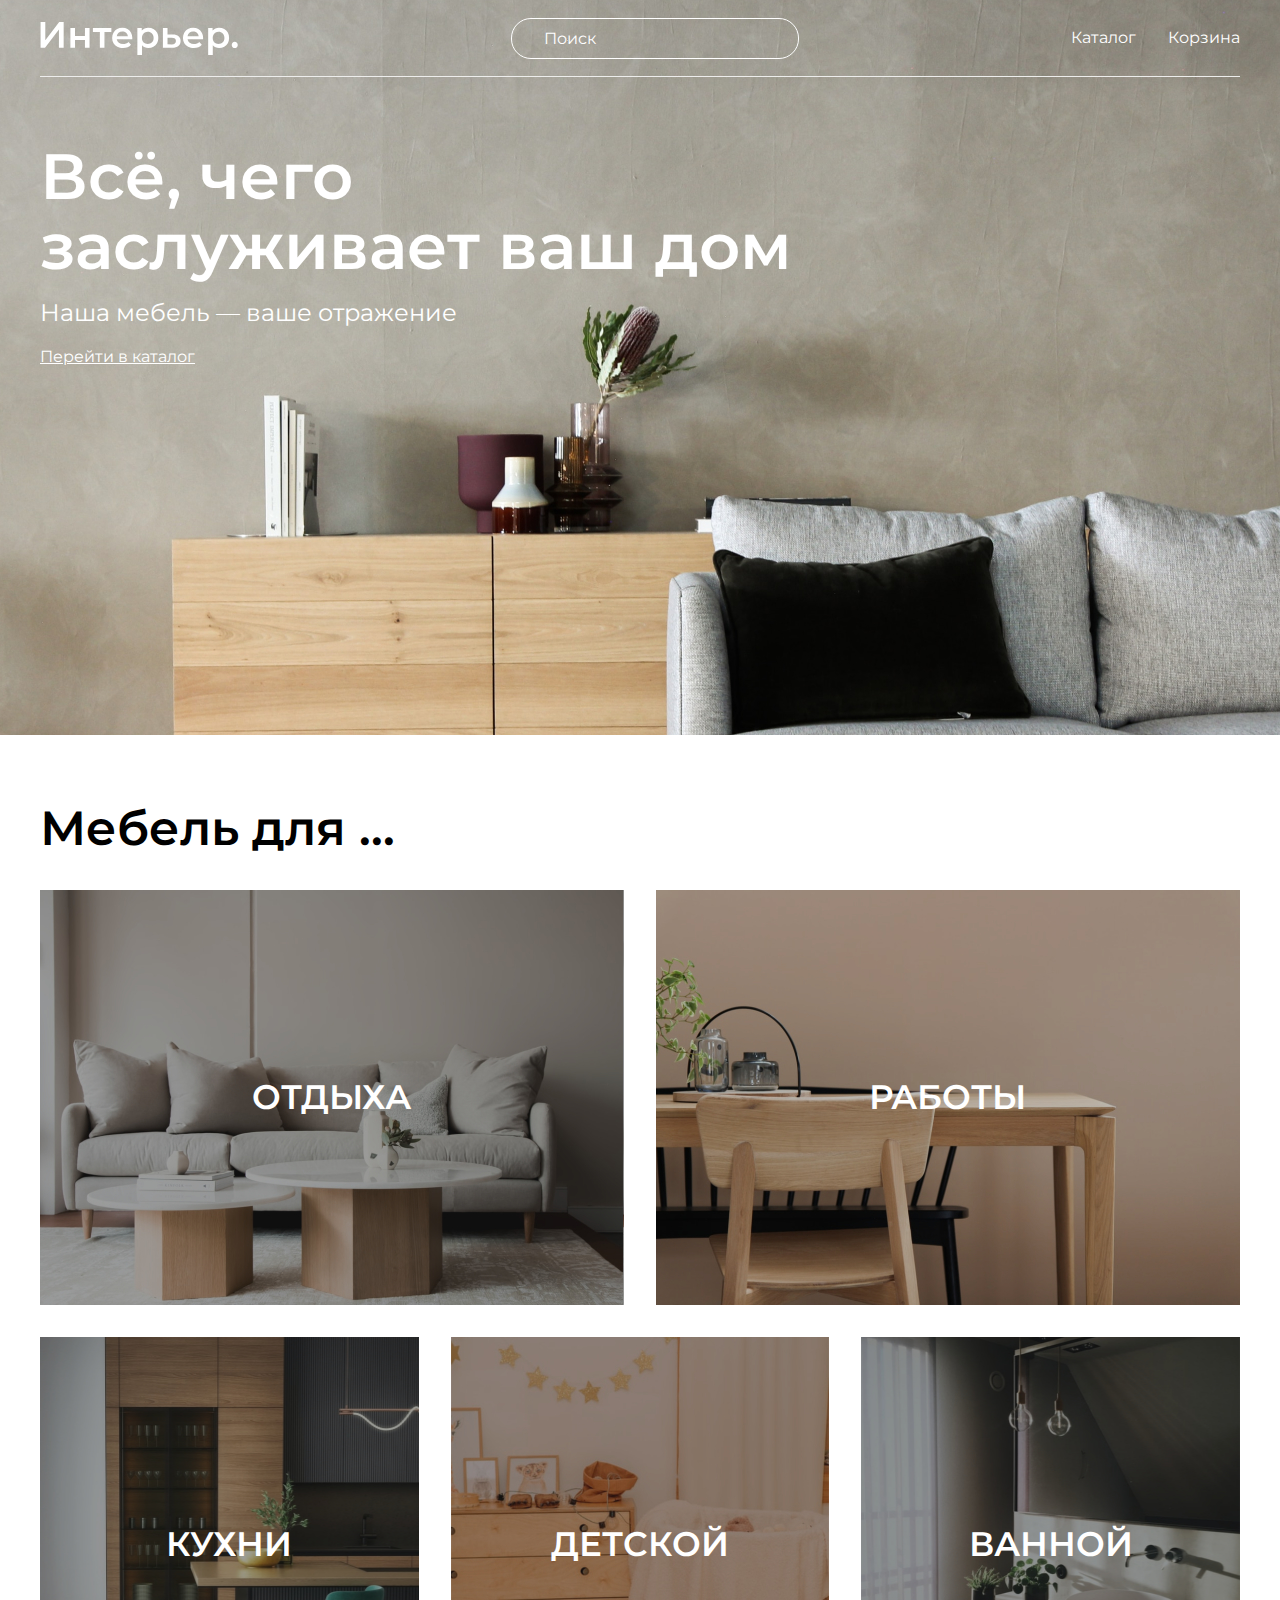
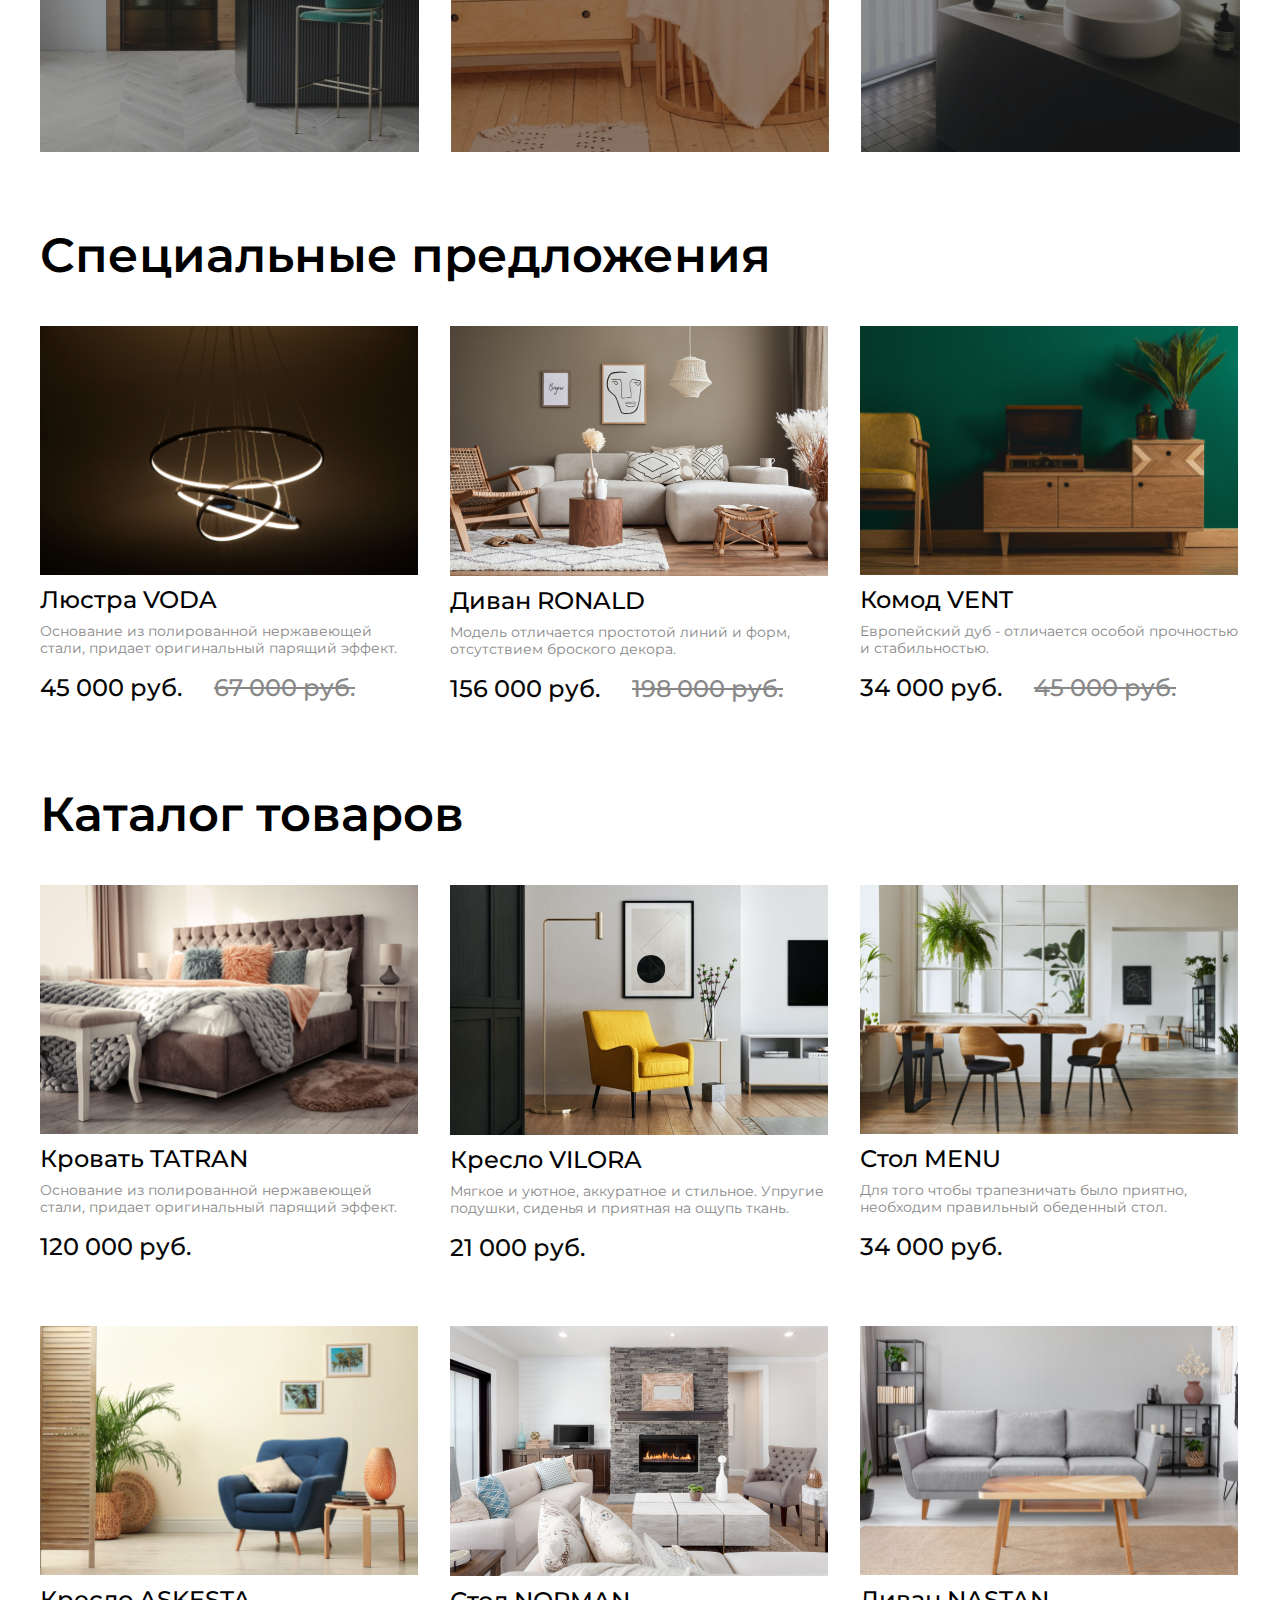
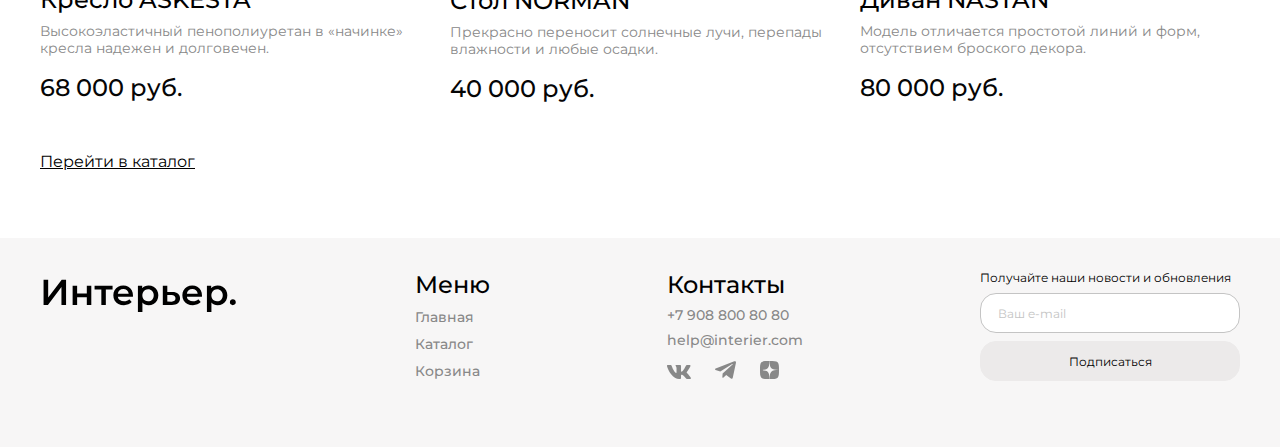
<file: index.html>
<!DOCTYPE html>
<html lang="en">

<head>
    <meta charset="UTF-8">
    <meta name="viewport" content="width=device-width, initial-scale=1.0">
    <title>Главная</title>
    <link rel="stylesheet" href="style.css">
    <link rel="preconnect" href="https://fonts.googleapis.com">
    <link rel="preconnect" href="https://fonts.gstatic.com" crossorigin>
    <link href="https://fonts.googleapis.com/css2?family=Cormorant+Unicase:wght@300;400;500;600;700&family=Montserrat:ital,wght@0,100..900;1,100..900&display=swap" rel="stylesheet">
</head>

<body>
    <div class="top center">
        <header class="header">
            <img src="img/logo.svg" class="header__logo" alt="Логотип">
            <input placeholder="Поиск" class="header__input" type="text" />
            <nav class="header__nav">
                <ul class="header__nav-decoration">
                    <li><a href="catalog.html" class="header__link">Каталог</a></li>
                    <li><a href="cart.html" class="header__link">Корзина</a></li>
                </ul>
            </nav>
            <div class="header__menu">
                <a href="#"><svg viewBox="0 0 19 19" xmlns="http://www.w3.org/2000/svg" xmlns:xlink="http://www.w3.org/1999/xlink" width="19.000000" height="19.000000" fill="none">
                    <rect id="gg:search" width="19.000000" height="19.000000" x="0.000000" y="0.000000" fill="rgb(255,255,255)" fill-opacity="0" />
                    <g id="Group">
                        <path id="Vector" d="M14 11C14.9894 9.72388 16.1516 8.60786 16 7C15.8483 5.39213 15.2106 4.06841 14 3C12.7893 1.93159 10.6136 0.950045 8.99996 0.999997C7.38636 1.04995 6.14223 1.85875 4.99996 3C3.8567 4.14203 3.05108 5.38453 2.99996 7C2.94883 8.61546 3.9312 10.7879 4.99996 12C6.06872 13.2121 7.39138 13.8491 8.99996 14C10.6085 14.1509 11.7246 12.9922 13 12L17 16C17.1042 16 17.9036 16.0399 18 16C18.0399 15.9036 18 15.1043 18 15L14 11ZM13 4C13.448 4.44093 13.7559 5.42062 14 6C14.244 6.57937 13.9974 6.37129 14 7C14.0025 7.6287 14.2393 8.41866 14 9C13.7606 9.58134 13.4443 10.5554 13 11C12.5556 11.4446 11.5811 11.7606 11 12C10.4188 12.2394 9.62841 12.0026 8.99996 12C8.3715 11.9974 8.5791 12.2441 7.99996 12C7.42082 11.7559 6.44071 11.4482 5.99996 11C5.11914 10.1044 4.99484 8.25641 4.99996 7C5.00507 5.74358 5.11188 4.88843 5.99996 4C6.88803 3.11157 7.74404 3.00511 8.99996 3C10.2559 2.99488 12.1047 3.11883 13 4Z" fill="rgb(255,255,255)" fill-rule="evenodd" />
                        <path id="Vector" d="M16.2129 7.26728C16.2127 7.17192 16.2081 7.07656 16.1991 6.98121C16.1202 6.14517 15.9126 5.38773 15.5763 4.70891C15.5551 4.66616 15.5334 4.62369 15.5112 4.5815C15.1732 3.94022 14.7136 3.36307 14.1323 2.85004C13.8203 2.57466 13.4556 2.31084 13.0384 2.05858C12.6218 1.80676 12.185 1.58587 11.7278 1.39592C11.2523 1.19833 10.7883 1.04839 10.3358 0.946102C9.84934 0.836125 9.40199 0.787456 8.99377 0.800093C8.71209 0.808812 8.43498 0.840395 8.16244 0.894841C7.66962 0.993291 7.19173 1.1665 6.72878 1.41446C6.11827 1.74145 5.49488 2.2228 4.8586 2.85851C4.22261 3.49382 3.7411 4.11701 3.41407 4.72809C3.17229 5.17988 3.00161 5.64639 2.90203 6.1276C2.84335 6.41118 2.80936 6.69987 2.80006 6.99367C2.78713 7.40232 2.83561 7.84989 2.94551 8.33639C3.04769 8.78871 3.19763 9.25259 3.39533 9.72805C3.58524 10.1848 3.80622 10.6215 4.05826 11.0381C4.31048 11.455 4.57438 11.8197 4.84995 12.1323C5.36639 12.718 5.94761 13.1801 6.5936 13.5185C6.63176 13.5385 6.67013 13.558 6.70874 13.5772C7.3873 13.9134 8.14481 14.1207 8.98128 14.1991C9.07787 14.2082 9.17445 14.2127 9.27104 14.2128C9.82499 14.2131 10.379 14.0655 10.9332 13.7699C11.1897 13.633 11.4688 13.4531 11.7707 13.23C11.9501 13.0974 12.2166 12.8875 12.5701 12.6003C12.7357 12.4659 12.8737 12.3548 12.9841 12.267L16.9171 16.2L17 16.2C17.0132 16.2 17.0637 16.2015 17.1516 16.2045C17.3704 16.212 17.5365 16.2163 17.6498 16.2174C17.8767 16.2195 18.0189 16.2086 18.0765 16.1848L18.1531 16.153L18.1847 16.0765C18.2086 16.0189 18.2195 15.8767 18.2173 15.6499C18.2163 15.5365 18.212 15.3705 18.2045 15.1517C18.2015 15.0638 18.2 15.0132 18.2 15L18.2 14.9172L14.2668 10.984C14.3562 10.8711 14.4699 10.7296 14.6077 10.5597C14.8936 10.2072 15.1025 9.94145 15.2345 9.76257C15.4567 9.46148 15.6359 9.18304 15.7722 8.92725C16.0671 8.37363 16.214 7.82031 16.2129 7.26728ZM14 11C14.1485 10.8084 14.301 10.6204 14.4523 10.4337C15.3088 9.37761 16.1289 8.36642 16 7C15.8483 5.39213 15.2106 4.06841 14 3C12.7893 1.93159 10.6136 0.950045 8.99996 0.999997C7.38636 1.04995 6.14223 1.85875 4.99996 3C3.8567 4.14203 3.05108 5.38453 2.99996 7C2.94883 8.61546 3.9312 10.7879 4.99996 12C6.06872 13.2121 7.39138 13.8491 8.99996 14C10.3713 14.1286 11.3847 13.3055 12.444 12.4451C12.6273 12.2963 12.8119 12.1463 13 12L17 16C17.0233 16 17.0813 16.002 17.1585 16.0046C17.4265 16.0139 17.9252 16.031 18 16C18.0309 15.9252 18.0138 15.4266 18.0046 15.1586C18.002 15.0814 18 15.0233 18 15L14 11ZM14 6C13.7559 5.42062 13.448 4.44093 13 4C12.1047 3.11883 10.2559 2.99488 8.99996 3C7.74404 3.00511 6.88803 3.11157 5.99996 4C5.11188 4.88843 5.00507 5.74358 4.99996 7C4.99484 8.25641 5.11914 10.1044 5.99996 11C6.44071 11.4482 7.42082 11.7559 7.99996 12C8.33853 12.1427 8.40822 12.1177 8.53326 12.0728C8.62211 12.0409 8.73891 11.9989 8.99996 12C9.2029 12.0008 9.42274 12.0261 9.64697 12.0518C10.1171 12.1059 10.6065 12.1621 11 12C11.5811 11.7606 12.5556 11.4446 13 11C13.4443 10.5554 13.7606 9.58134 14 9C14.162 8.60641 14.1058 8.11721 14.0518 7.64716C14.026 7.42293 14.0008 7.20305 14 7C13.9989 6.7388 14.0408 6.62204 14.0727 6.53323C14.1176 6.40827 14.1426 6.33867 14 6ZM13.6525 5.66801C13.7267 5.85913 13.7811 5.99568 13.8156 6.07763C13.8724 6.2123 13.9029 6.30727 13.9073 6.36256C13.909 6.38419 13.9014 6.41855 13.8845 6.46562C13.8582 6.53896 13.8392 6.60489 13.8277 6.66339C13.8087 6.76025 13.7994 6.87273 13.8 7.00081C13.8005 7.14354 13.8183 7.3666 13.8531 7.66998C13.8886 7.97911 13.9065 8.20669 13.9069 8.35272C13.9074 8.58338 13.8768 8.77376 13.815 8.92386C13.7851 8.99655 13.7378 9.11637 13.673 9.28333C13.5188 9.68094 13.3955 9.97568 13.3031 10.1675C13.1503 10.4846 13.0021 10.7149 12.8585 10.8586C12.7151 11.0021 12.4851 11.1501 12.1685 11.3027C11.9769 11.395 11.6824 11.5182 11.2851 11.6723C11.1173 11.7374 10.9968 11.785 10.9238 11.8151C10.7737 11.8769 10.5834 11.9075 10.3527 11.907C10.2066 11.9066 9.97899 11.8887 9.6698 11.8532C9.36644 11.8183 9.14343 11.8006 9.00077 11.8C8.87274 11.7995 8.7603 11.8087 8.66344 11.8278C8.60495 11.8393 8.53903 11.8582 8.46566 11.8846C8.41852 11.9015 8.38413 11.9091 8.36248 11.9074C8.30718 11.903 8.21224 11.8724 8.07765 11.8157C7.9954 11.781 7.85831 11.7264 7.66638 11.6519C7.27775 11.501 6.99083 11.3806 6.8056 11.2909C6.50116 11.1434 6.28015 10.9997 6.14255 10.8598C5.50632 10.2128 5.19212 8.9265 5.19996 7.00081C5.20137 6.65409 5.21227 6.36856 5.23266 6.14424C5.25746 5.87135 5.30027 5.629 5.36108 5.41719C5.42079 5.20922 5.50241 5.01362 5.60593 4.83041C5.61743 4.81007 5.62919 4.78988 5.64122 4.76985C5.7697 4.55594 5.93642 4.34646 6.14141 4.14139C6.34635 3.93637 6.55579 3.76961 6.76973 3.64111C6.7888 3.62966 6.80801 3.61845 6.82736 3.60748C7.01142 3.50317 7.20802 3.42101 7.41718 3.361C7.62901 3.30021 7.87139 3.25743 8.14434 3.23265C8.36856 3.21229 8.65404 3.20141 9.00077 3.2C10.927 3.19215 12.2133 3.50633 12.8597 4.14254C12.9997 4.28035 13.1435 4.50167 13.2912 4.80649C13.381 4.9919 13.5014 5.27907 13.6525 5.66801Z" fill="rgb(255,255,255)" fill-rule="evenodd" />
                    </g>
                    </svg>
                </a>
                <a href="catalog.html"><svg viewBox="0 0 19 19" xmlns="http://www.w3.org/2000/svg" xmlns:xlink="http://www.w3.org/1999/xlink" width="19.000000" height="19.000000" fill="none" customFrame="#000000">
                    <g id="Group 201">
                        <rect id="Rectangle 46" width="5.000000" height="5.000000" x="0.000000" y="0.000000" fill="rgb(255,255,255)" />
                        <rect id="Rectangle 41" width="5.000000" height="5.000000" x="0.000000" y="7.000000" fill="rgb(255,255,255)" />
                        <rect id="Rectangle 47" width="5.000000" height="5.000000" x="0.000000" y="14.000000" fill="rgb(255,255,255)" />
                        <rect id="Rectangle 48" width="5.000000" height="5.000000" x="7.000000" y="7.000000" fill="rgb(255,255,255)" />
                        <rect id="Rectangle 45" width="5.000000" height="5.000000" x="7.000000" y="14.000000" fill="rgb(255,255,255)" />
                        <rect id="Rectangle 49" width="5.000000" height="5.000000" x="7.000000" y="0.000000" fill="rgb(255,255,255)" />
                        <rect id="Rectangle 42" width="5.000000" height="5.000000" x="14.000000" y="7.000000" fill="rgb(255,255,255)" />
                        <rect id="Rectangle 44" width="5.000000" height="5.000000" x="14.000000" y="14.000000" fill="rgb(255,255,255)" />
                        <rect id="Rectangle 43" width="5.000000" height="5.000000" x="14.000000" y="0.000000" fill="rgb(255,255,255)" />
                    </g>
                </svg>
                </a>
                <a href="cart.html"><svg viewBox="0 0 25 25" xmlns="http://www.w3.org/2000/svg" xmlns:xlink="http://www.w3.org/1999/xlink" width="25.000000" height="25.000000" fill="none">
                        <rect id="jam:shopping-cart" width="25.000000" height="25.000000" x="0.000000" y="0.000000" fill="rgb(255,255,255)" fill-opacity="0" transform="matrix(-1,0,0,1,25,0)" />
                        <path id="Vector" d="M7.08165 17.0829C6.52077 17.0829 6.47825 16.4814 6.08165 16.0829C5.68505 15.6844 5.08165 15.6465 5.08165 15.0829C5.08165 14.5193 5.68505 13.4814 6.08165 13.0829C6.47825 12.6844 6.52077 13.0829 7.08165 13.0829C7.64253 13.0829 8.68505 12.6844 9.08165 13.0829C9.47825 13.4814 9.08165 14.5193 9.08165 15.0829C9.08165 15.6465 9.47825 15.6844 9.08165 16.0829C8.68505 16.4814 7.64253 17.0829 7.08165 17.0829ZM15.0817 17.0829C14.5208 17.0829 13.4783 16.4814 13.0817 16.0829C12.685 15.6844 13.0817 15.6465 13.0817 15.0829C13.0817 14.5193 12.685 13.4814 13.0817 13.0829C13.4783 12.6844 14.5208 13.0829 15.0817 13.0829C15.6425 13.0829 15.685 12.6844 16.0817 13.0829C16.4783 13.4814 17.0817 14.5193 17.0817 15.0829C17.0817 15.6465 16.4783 15.6844 16.0817 16.0829C15.685 16.4814 15.6425 17.0829 15.0817 17.0829ZM1.08165 2.08286C0.817683 2.07431 0.265368 2.27352 0.0816516 2.08286C-0.102065 1.89221 0.0816516 1.34824 0.0816516 1.08286C0.0816516 0.817486 -0.102065 0.273517 0.0816516 0.0828648C0.265368 -0.107787 0.817683 0.0914199 1.08165 0.0828648L2.08165 0.0828648C3.03543 0.0828648 3.8744 1.14786 4.08165 2.08286L6.08165 8.08286C6.2889 9.01787 6.12787 9.08286 7.08165 9.08286L15.0817 9.08286L17.0817 3.08286L7.08165 3.08286C6.82017 3.07088 6.26247 3.27304 6.08165 3.08286C5.90083 2.89269 6.08165 2.34588 6.08165 2.08286C6.08165 1.81985 5.90083 1.27304 6.08165 1.08286C6.26247 0.892691 6.82017 1.09485 7.08165 1.08286L17.0817 1.08286C17.3908 1.08277 17.8038 0.9467 18.0817 1.08286C18.3595 1.21903 18.8914 1.83804 19.0817 2.08286C19.2719 2.32769 19.0176 2.77901 19.0817 3.08286C19.1457 3.38672 19.1567 3.78156 19.0817 4.08286L17.0817 10.0829C16.9717 10.5251 17.4392 10.8024 17.0817 11.0829C16.7241 11.3634 15.5353 11.0829 15.0817 11.0829L7.08165 11.0829C6.15621 11.083 5.80355 10.6647 5.08165 10.0829C4.35975 9.50102 4.28233 8.99064 4.08165 8.08286L2.08165 2.08286L1.08165 2.08286Z" fill="rgb(255,255,255)" fill-rule="nonzero" transform="matrix(-1,0,0,1,22.0815,3.91711)" />
                    </svg>
                </a>
            </div>
        </header>
        <hr class="top__hr">
        <div class="top__content">
            <h1 class="top__title">Всё, чего<br />заслуживает ваш дом</h1>
            <p class="top__subtitle">Наша мебель — ваше отражение</p>
            <a href="catalog.html" class="top__link">Перейти в каталог</a>
        </div>
    </div>
    <div class="for-box center">
        <h2 class="for-box__title">Мебель для ...</h2>
        <div class="for">
            <div class="for__item for__item_1 for__item_big">ОТДЫХА</div>
            <div class="for__item for__item_2 for__item_big">РАБОТЫ</div>
            <div class="for__item for__item_3">КУХНИ</div>
            <div class="for__item for__item_4">ДЕТСКОЙ</div>
            <div class="for__item for__item_5">ВАННОЙ</div>
        </div>
    </div>
    <div class="product-box center">
        <h2 class="product-box__title">Специальные предложения</h2>
        <div class="product-content">
            <article class="product">
                <img src="img/chandelier_voda.jpg" class="product__img" alt="Люстра VODA">
                <h3 class="product__subtitle">Люстра VODA</h3>
                <p class="product__description">Основание из полированной нержавеющей стали, придает оригинальный парящий эффект.</p>
                <div class="product__price-box">
                    <p class="product__price">45 000 руб.</p>
                    <p class="product__price-old">67 000 руб.</p>
                </div>
            </article>
            <article class="product">
                <img src="img/sofa_ronald.jpg" class="product__img" alt="Диван RONALD">
                <h3 class="product__subtitle">Диван RONALD</h3>
                <p class="product__description">Модель отличается простотой линий и форм, отсутствием броского декора.</p>
                <div class="product__price-box">
                    <p class="product__price">156 000 руб.</p>
                    <p class="product__price-old">198 000 руб.</p>
            </article>
            <article class="product">
                <img src="img/chest_vent.jpg" class="product__img" alt="Комод VENT">
                <h3 class="product__subtitle">Комод VENT</h3>
                <p class="product__description">Европейский дуб - отличается особой прочностью и стабильностью.</p>
                <div class="product__price-box">
                    <p class="product__price">34 000 руб.</p>
                    <p class="product__price-old">45 000 руб.</p>
                </div>
            </article>
            </div>
        </div>
        <div class="product-box center">
            <h2 class="product-box__title">Каталог товаров</h2>
            <div class="product-content">
                <article class="product">
                    <img src="img/bed_tatran.jpg" class="product__img" alt="Кровать TATRAN">
                    <h3 class="product__subtitle">Кровать TATRAN</h3>
                    <p class="product__description">Основание из полированной нержавеющей стали, придает оригинальный парящий эффект.</p>
                    <div class="product__price-box">
                        <p class="product__price">120 000 руб.</p>
                    </div>
                </article>
                <article class="product">
                    <img src="img/armchair_vilora.jpg" class="product__img" alt="Кресло VILORA">
                    <h3 class="product__subtitle">Кресло VILORA</h3>
                    <p class="product__description">Мягкое и уютное, аккуратное и стильное. Упругие подушки, сиденья и приятная на ощупь ткань.</p>
                    <div class="product__price-box">
                        <p class="product__price">21 000 руб.</p>
                    </div>
                </article>
                <article class="product">
                    <img src="img/table_menu.jpg" class="product__img" alt="Стол MENU">
                    <h3 class="product__subtitle">Стол MENU</h3>
                    <p class="product__description">Для того чтобы трапезничать было приятно, необходим правильный обеденный стол.</p>
                    <div class="product__price-box">
                        <p class="product__price">34 000 руб.</p>
                    </div>
                </article>
                <article class="product">
                    <img src="img/armchair_askesta.jpg" class="product__img" alt="Кресло ASKESTA">
                    <h3 class="product__subtitle">Кресло ASKESTA</h3>
                    <p class="product__description">Высокоэластичный пенополиуретан в «начинке» кресла надежен и долговечен.</p>
                    <div class="product__price-box">
                        <p class="product__price">68 000 руб.</p>
                    </div>
                </article>
                <article class="product">
                    <img src="img/table_norman.jpg" class="product__img" alt="Стол NORMAN">
                    <h3 class="product__subtitle">Стол NORMAN</h3>
                    <p class="product__description">Прекрасно переносит солнечные лучи, перепады влажности и любые осадки.</p>
                    <div class="product__price-box">
                        <p class="product__price">40 000 руб.</p>
                    </div>
                </article>
                <article class="product">
                    <img src="img/sofa_nastan.jpg" class="product__img" alt="Диван NASTAN">
                    <h3 class="product__subtitle">Диван NASTAN</h3>
                    <p class="product__description">Модель отличается простотой линий и форм, отсутствием броского декора.</p>
                    <div class="product__price-box">
                        <p class="product__price">80 000 руб.</p>
                    </div>
                </article>
            </div>
        </div>
        <a href="catalog.html" class="link-box center">Перейти в каталог</a>
        <footer class="footer center">
            <img src="img/logo_dark.svg" class="footer__logo" alt="Логотип">
            <div class="footer__menu">
                <h4 class="footer__title">Меню</h4>
                <nav class="footer__nav">
                    <ul class="nav-box">
                        <li><a href="index.html" class="footer__link">Главная</a></li>
                        <li><a href="catalog.html" class="footer__link">Каталог</a></li>
                        <li><a href="cart.html" class="footer__link">Корзина</a></li>
                    </ul>
                </nav>
            </div>
            <div class="footer__contacts">
                <h4 class="footer__title">Контакты</h4>
                <a href="#" class="footer__link">+7 908 800 80 80</a>
                <a href="#" class="footer__link">help@interier.com</a>
                <div class="footer__icons">
                    <a href="#" class="footer__icon"><img src="img/vk.svg" alt="Vk"></a>
                    <a href="#" class="footer__icon"><img src="img/telegram.svg" alt="Telegram"></a>
                    <a href="#" class="footer__icon"><img src="img/dzen.svg" alt="Dzen"></a>
                </div>
            </div>
            <form class="form">
                <p class="form__subtitle">Получайте наши новости и обновления</p>
                <label class="form__placeholder">
                    <input placeholder="Ваш e-mail" type="email" class="form__input">
                </label>
                <button class="form__button">Подписаться</button>
            </form>
        </footer>
</body>

</html>
</file>
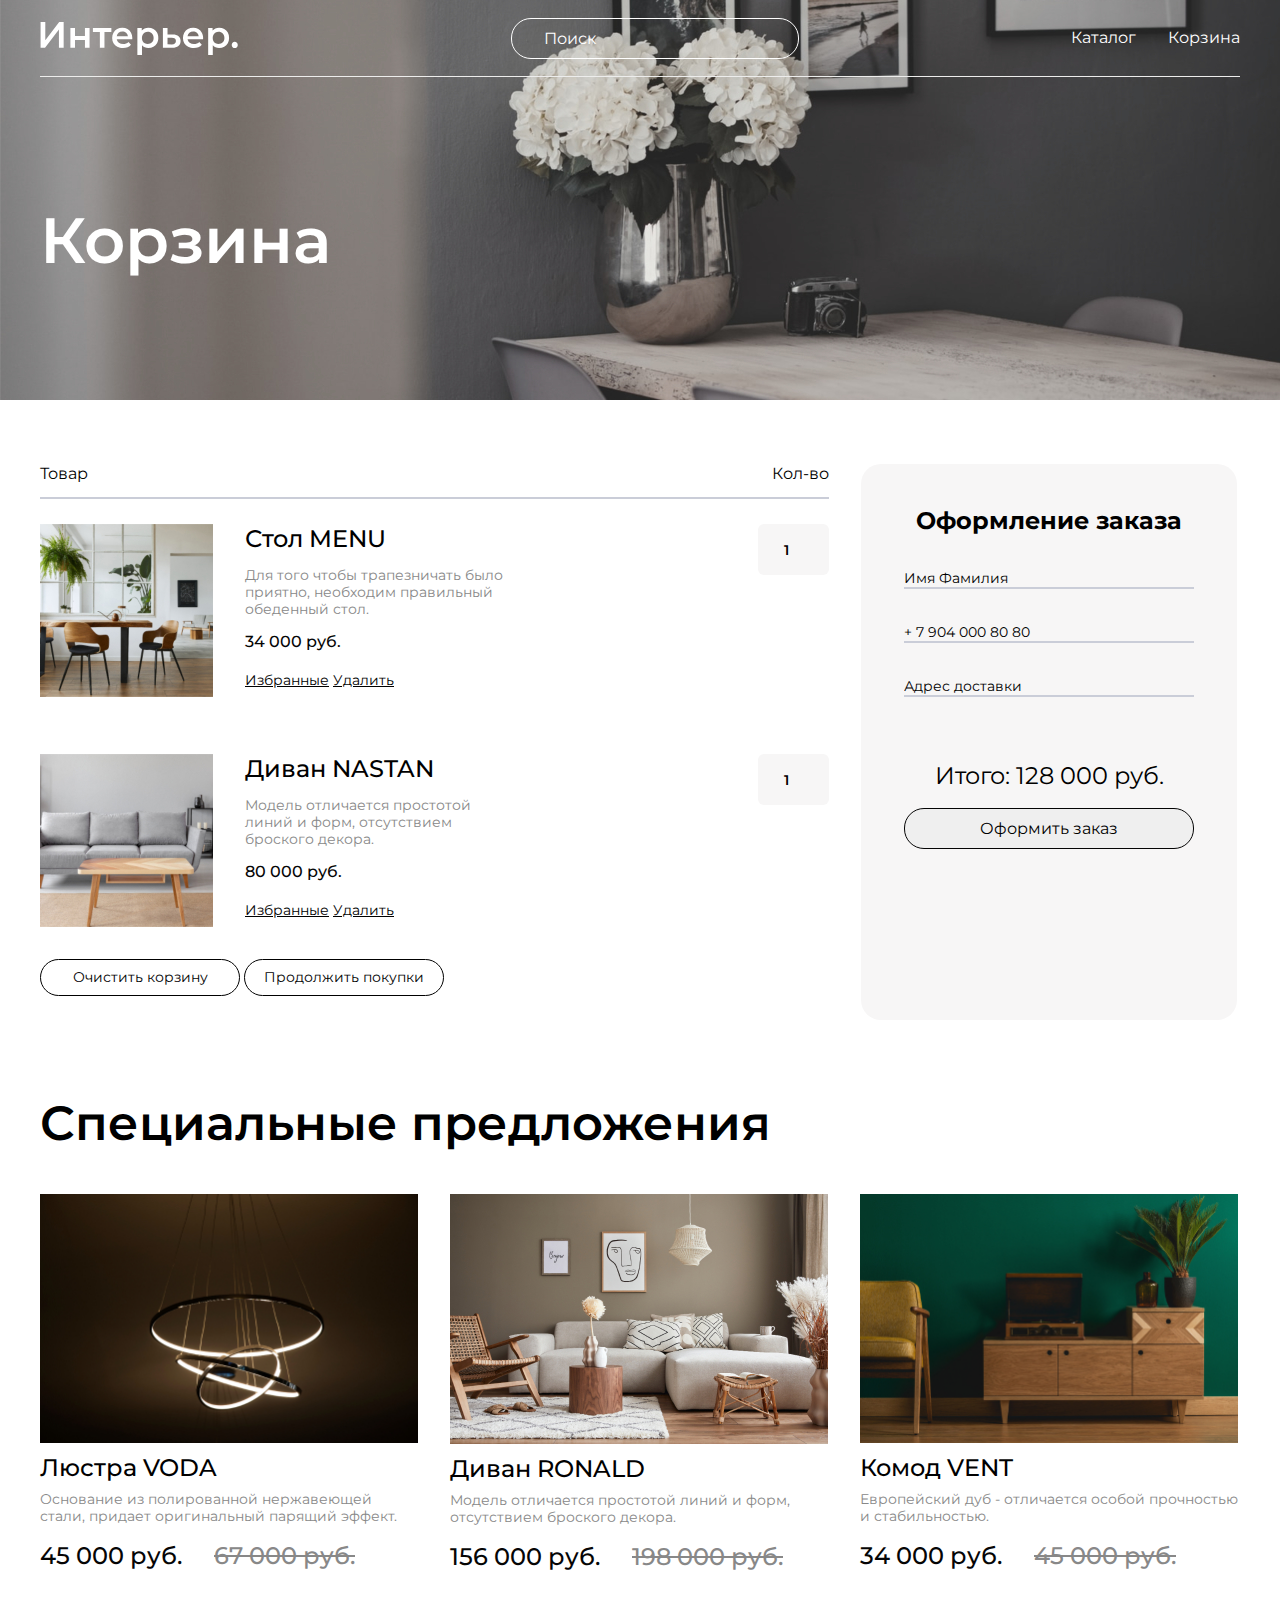
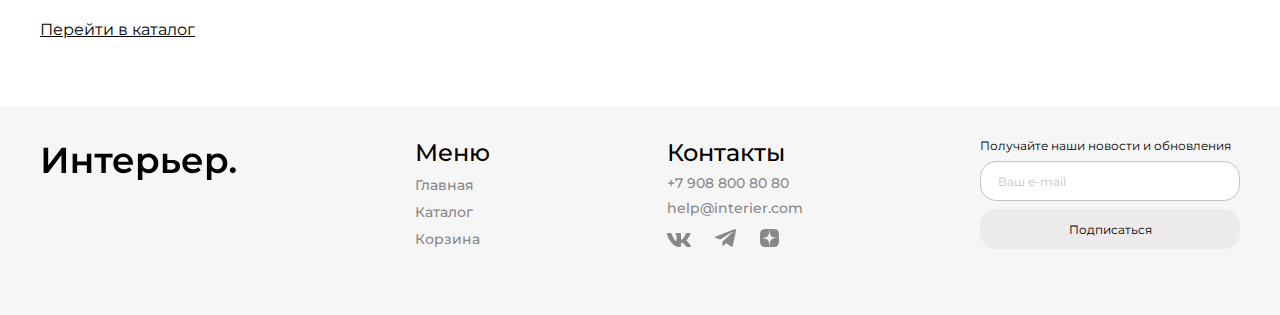
<file: cart.html>
<!DOCTYPE html>
<html lang="en">

<head>
    <meta charset="UTF-8">
    <meta name="viewport" content="width=device-width, initial-scale=1.0">
    <title>Корзина</title>
    <link rel="stylesheet" href="style.css">
    <link rel="preconnect" href="https://fonts.googleapis.com">
    <link rel="preconnect" href="https://fonts.gstatic.com" crossorigin>
    <link href="https://fonts.googleapis.com/css2?family=Cormorant+Unicase:wght@300;400;500;600;700&family=Montserrat:ital,wght@0,100..900;1,100..900&display=swap" rel="stylesheet">
</head>

<body>
    <div class="top-cart center">
        <header class="header">
            <img src="img/logo.svg" class="header__logo" alt="Логотип">
            <input placeholder="Поиск" class="header__input" type="text" />
            <nav class="header__nav">
                <ul class="header__nav-decoration">
                    <li><a href="catalog.html" class="header__link">Каталог</a></li>
                    <li><a href="cart.html" class="header__link">Корзина</a></li>
                </ul>
            </nav>
            <div class="header__menu">
                <a href="#"><svg viewBox="0 0 19 19" xmlns="http://www.w3.org/2000/svg" xmlns:xlink="http://www.w3.org/1999/xlink" width="19.000000" height="19.000000" fill="none">
                    <rect id="gg:search" width="19.000000" height="19.000000" x="0.000000" y="0.000000" fill="rgb(255,255,255)" fill-opacity="0" />
                    <g id="Group">
                        <path id="Vector" d="M14 11C14.9894 9.72388 16.1516 8.60786 16 7C15.8483 5.39213 15.2106 4.06841 14 3C12.7893 1.93159 10.6136 0.950045 8.99996 0.999997C7.38636 1.04995 6.14223 1.85875 4.99996 3C3.8567 4.14203 3.05108 5.38453 2.99996 7C2.94883 8.61546 3.9312 10.7879 4.99996 12C6.06872 13.2121 7.39138 13.8491 8.99996 14C10.6085 14.1509 11.7246 12.9922 13 12L17 16C17.1042 16 17.9036 16.0399 18 16C18.0399 15.9036 18 15.1043 18 15L14 11ZM13 4C13.448 4.44093 13.7559 5.42062 14 6C14.244 6.57937 13.9974 6.37129 14 7C14.0025 7.6287 14.2393 8.41866 14 9C13.7606 9.58134 13.4443 10.5554 13 11C12.5556 11.4446 11.5811 11.7606 11 12C10.4188 12.2394 9.62841 12.0026 8.99996 12C8.3715 11.9974 8.5791 12.2441 7.99996 12C7.42082 11.7559 6.44071 11.4482 5.99996 11C5.11914 10.1044 4.99484 8.25641 4.99996 7C5.00507 5.74358 5.11188 4.88843 5.99996 4C6.88803 3.11157 7.74404 3.00511 8.99996 3C10.2559 2.99488 12.1047 3.11883 13 4Z" fill="rgb(255,255,255)" fill-rule="evenodd" />
                        <path id="Vector" d="M16.2129 7.26728C16.2127 7.17192 16.2081 7.07656 16.1991 6.98121C16.1202 6.14517 15.9126 5.38773 15.5763 4.70891C15.5551 4.66616 15.5334 4.62369 15.5112 4.5815C15.1732 3.94022 14.7136 3.36307 14.1323 2.85004C13.8203 2.57466 13.4556 2.31084 13.0384 2.05858C12.6218 1.80676 12.185 1.58587 11.7278 1.39592C11.2523 1.19833 10.7883 1.04839 10.3358 0.946102C9.84934 0.836125 9.40199 0.787456 8.99377 0.800093C8.71209 0.808812 8.43498 0.840395 8.16244 0.894841C7.66962 0.993291 7.19173 1.1665 6.72878 1.41446C6.11827 1.74145 5.49488 2.2228 4.8586 2.85851C4.22261 3.49382 3.7411 4.11701 3.41407 4.72809C3.17229 5.17988 3.00161 5.64639 2.90203 6.1276C2.84335 6.41118 2.80936 6.69987 2.80006 6.99367C2.78713 7.40232 2.83561 7.84989 2.94551 8.33639C3.04769 8.78871 3.19763 9.25259 3.39533 9.72805C3.58524 10.1848 3.80622 10.6215 4.05826 11.0381C4.31048 11.455 4.57438 11.8197 4.84995 12.1323C5.36639 12.718 5.94761 13.1801 6.5936 13.5185C6.63176 13.5385 6.67013 13.558 6.70874 13.5772C7.3873 13.9134 8.14481 14.1207 8.98128 14.1991C9.07787 14.2082 9.17445 14.2127 9.27104 14.2128C9.82499 14.2131 10.379 14.0655 10.9332 13.7699C11.1897 13.633 11.4688 13.4531 11.7707 13.23C11.9501 13.0974 12.2166 12.8875 12.5701 12.6003C12.7357 12.4659 12.8737 12.3548 12.9841 12.267L16.9171 16.2L17 16.2C17.0132 16.2 17.0637 16.2015 17.1516 16.2045C17.3704 16.212 17.5365 16.2163 17.6498 16.2174C17.8767 16.2195 18.0189 16.2086 18.0765 16.1848L18.1531 16.153L18.1847 16.0765C18.2086 16.0189 18.2195 15.8767 18.2173 15.6499C18.2163 15.5365 18.212 15.3705 18.2045 15.1517C18.2015 15.0638 18.2 15.0132 18.2 15L18.2 14.9172L14.2668 10.984C14.3562 10.8711 14.4699 10.7296 14.6077 10.5597C14.8936 10.2072 15.1025 9.94145 15.2345 9.76257C15.4567 9.46148 15.6359 9.18304 15.7722 8.92725C16.0671 8.37363 16.214 7.82031 16.2129 7.26728ZM14 11C14.1485 10.8084 14.301 10.6204 14.4523 10.4337C15.3088 9.37761 16.1289 8.36642 16 7C15.8483 5.39213 15.2106 4.06841 14 3C12.7893 1.93159 10.6136 0.950045 8.99996 0.999997C7.38636 1.04995 6.14223 1.85875 4.99996 3C3.8567 4.14203 3.05108 5.38453 2.99996 7C2.94883 8.61546 3.9312 10.7879 4.99996 12C6.06872 13.2121 7.39138 13.8491 8.99996 14C10.3713 14.1286 11.3847 13.3055 12.444 12.4451C12.6273 12.2963 12.8119 12.1463 13 12L17 16C17.0233 16 17.0813 16.002 17.1585 16.0046C17.4265 16.0139 17.9252 16.031 18 16C18.0309 15.9252 18.0138 15.4266 18.0046 15.1586C18.002 15.0814 18 15.0233 18 15L14 11ZM14 6C13.7559 5.42062 13.448 4.44093 13 4C12.1047 3.11883 10.2559 2.99488 8.99996 3C7.74404 3.00511 6.88803 3.11157 5.99996 4C5.11188 4.88843 5.00507 5.74358 4.99996 7C4.99484 8.25641 5.11914 10.1044 5.99996 11C6.44071 11.4482 7.42082 11.7559 7.99996 12C8.33853 12.1427 8.40822 12.1177 8.53326 12.0728C8.62211 12.0409 8.73891 11.9989 8.99996 12C9.2029 12.0008 9.42274 12.0261 9.64697 12.0518C10.1171 12.1059 10.6065 12.1621 11 12C11.5811 11.7606 12.5556 11.4446 13 11C13.4443 10.5554 13.7606 9.58134 14 9C14.162 8.60641 14.1058 8.11721 14.0518 7.64716C14.026 7.42293 14.0008 7.20305 14 7C13.9989 6.7388 14.0408 6.62204 14.0727 6.53323C14.1176 6.40827 14.1426 6.33867 14 6ZM13.6525 5.66801C13.7267 5.85913 13.7811 5.99568 13.8156 6.07763C13.8724 6.2123 13.9029 6.30727 13.9073 6.36256C13.909 6.38419 13.9014 6.41855 13.8845 6.46562C13.8582 6.53896 13.8392 6.60489 13.8277 6.66339C13.8087 6.76025 13.7994 6.87273 13.8 7.00081C13.8005 7.14354 13.8183 7.3666 13.8531 7.66998C13.8886 7.97911 13.9065 8.20669 13.9069 8.35272C13.9074 8.58338 13.8768 8.77376 13.815 8.92386C13.7851 8.99655 13.7378 9.11637 13.673 9.28333C13.5188 9.68094 13.3955 9.97568 13.3031 10.1675C13.1503 10.4846 13.0021 10.7149 12.8585 10.8586C12.7151 11.0021 12.4851 11.1501 12.1685 11.3027C11.9769 11.395 11.6824 11.5182 11.2851 11.6723C11.1173 11.7374 10.9968 11.785 10.9238 11.8151C10.7737 11.8769 10.5834 11.9075 10.3527 11.907C10.2066 11.9066 9.97899 11.8887 9.6698 11.8532C9.36644 11.8183 9.14343 11.8006 9.00077 11.8C8.87274 11.7995 8.7603 11.8087 8.66344 11.8278C8.60495 11.8393 8.53903 11.8582 8.46566 11.8846C8.41852 11.9015 8.38413 11.9091 8.36248 11.9074C8.30718 11.903 8.21224 11.8724 8.07765 11.8157C7.9954 11.781 7.85831 11.7264 7.66638 11.6519C7.27775 11.501 6.99083 11.3806 6.8056 11.2909C6.50116 11.1434 6.28015 10.9997 6.14255 10.8598C5.50632 10.2128 5.19212 8.9265 5.19996 7.00081C5.20137 6.65409 5.21227 6.36856 5.23266 6.14424C5.25746 5.87135 5.30027 5.629 5.36108 5.41719C5.42079 5.20922 5.50241 5.01362 5.60593 4.83041C5.61743 4.81007 5.62919 4.78988 5.64122 4.76985C5.7697 4.55594 5.93642 4.34646 6.14141 4.14139C6.34635 3.93637 6.55579 3.76961 6.76973 3.64111C6.7888 3.62966 6.80801 3.61845 6.82736 3.60748C7.01142 3.50317 7.20802 3.42101 7.41718 3.361C7.62901 3.30021 7.87139 3.25743 8.14434 3.23265C8.36856 3.21229 8.65404 3.20141 9.00077 3.2C10.927 3.19215 12.2133 3.50633 12.8597 4.14254C12.9997 4.28035 13.1435 4.50167 13.2912 4.80649C13.381 4.9919 13.5014 5.27907 13.6525 5.66801Z" fill="rgb(255,255,255)" fill-rule="evenodd" />
                    </g>
                    </svg>
                </a>
                <a href="catalog.html"><svg viewBox="0 0 19 19" xmlns="http://www.w3.org/2000/svg" xmlns:xlink="http://www.w3.org/1999/xlink" width="19.000000" height="19.000000" fill="none" customFrame="#000000">
                    <g id="Group 201">
                        <rect id="Rectangle 46" width="5.000000" height="5.000000" x="0.000000" y="0.000000" fill="rgb(255,255,255)" />
                        <rect id="Rectangle 41" width="5.000000" height="5.000000" x="0.000000" y="7.000000" fill="rgb(255,255,255)" />
                        <rect id="Rectangle 47" width="5.000000" height="5.000000" x="0.000000" y="14.000000" fill="rgb(255,255,255)" />
                        <rect id="Rectangle 48" width="5.000000" height="5.000000" x="7.000000" y="7.000000" fill="rgb(255,255,255)" />
                        <rect id="Rectangle 45" width="5.000000" height="5.000000" x="7.000000" y="14.000000" fill="rgb(255,255,255)" />
                        <rect id="Rectangle 49" width="5.000000" height="5.000000" x="7.000000" y="0.000000" fill="rgb(255,255,255)" />
                        <rect id="Rectangle 42" width="5.000000" height="5.000000" x="14.000000" y="7.000000" fill="rgb(255,255,255)" />
                        <rect id="Rectangle 44" width="5.000000" height="5.000000" x="14.000000" y="14.000000" fill="rgb(255,255,255)" />
                        <rect id="Rectangle 43" width="5.000000" height="5.000000" x="14.000000" y="0.000000" fill="rgb(255,255,255)" />
                    </g>
                </svg>
                </a>
                <a href="cart.html"><svg viewBox="0 0 25 25" xmlns="http://www.w3.org/2000/svg" xmlns:xlink="http://www.w3.org/1999/xlink" width="25.000000" height="25.000000" fill="none">
                        <rect id="jam:shopping-cart" width="25.000000" height="25.000000" x="0.000000" y="0.000000" fill="rgb(255,255,255)" fill-opacity="0" transform="matrix(-1,0,0,1,25,0)" />
                        <path id="Vector" d="M7.08165 17.0829C6.52077 17.0829 6.47825 16.4814 6.08165 16.0829C5.68505 15.6844 5.08165 15.6465 5.08165 15.0829C5.08165 14.5193 5.68505 13.4814 6.08165 13.0829C6.47825 12.6844 6.52077 13.0829 7.08165 13.0829C7.64253 13.0829 8.68505 12.6844 9.08165 13.0829C9.47825 13.4814 9.08165 14.5193 9.08165 15.0829C9.08165 15.6465 9.47825 15.6844 9.08165 16.0829C8.68505 16.4814 7.64253 17.0829 7.08165 17.0829ZM15.0817 17.0829C14.5208 17.0829 13.4783 16.4814 13.0817 16.0829C12.685 15.6844 13.0817 15.6465 13.0817 15.0829C13.0817 14.5193 12.685 13.4814 13.0817 13.0829C13.4783 12.6844 14.5208 13.0829 15.0817 13.0829C15.6425 13.0829 15.685 12.6844 16.0817 13.0829C16.4783 13.4814 17.0817 14.5193 17.0817 15.0829C17.0817 15.6465 16.4783 15.6844 16.0817 16.0829C15.685 16.4814 15.6425 17.0829 15.0817 17.0829ZM1.08165 2.08286C0.817683 2.07431 0.265368 2.27352 0.0816516 2.08286C-0.102065 1.89221 0.0816516 1.34824 0.0816516 1.08286C0.0816516 0.817486 -0.102065 0.273517 0.0816516 0.0828648C0.265368 -0.107787 0.817683 0.0914199 1.08165 0.0828648L2.08165 0.0828648C3.03543 0.0828648 3.8744 1.14786 4.08165 2.08286L6.08165 8.08286C6.2889 9.01787 6.12787 9.08286 7.08165 9.08286L15.0817 9.08286L17.0817 3.08286L7.08165 3.08286C6.82017 3.07088 6.26247 3.27304 6.08165 3.08286C5.90083 2.89269 6.08165 2.34588 6.08165 2.08286C6.08165 1.81985 5.90083 1.27304 6.08165 1.08286C6.26247 0.892691 6.82017 1.09485 7.08165 1.08286L17.0817 1.08286C17.3908 1.08277 17.8038 0.9467 18.0817 1.08286C18.3595 1.21903 18.8914 1.83804 19.0817 2.08286C19.2719 2.32769 19.0176 2.77901 19.0817 3.08286C19.1457 3.38672 19.1567 3.78156 19.0817 4.08286L17.0817 10.0829C16.9717 10.5251 17.4392 10.8024 17.0817 11.0829C16.7241 11.3634 15.5353 11.0829 15.0817 11.0829L7.08165 11.0829C6.15621 11.083 5.80355 10.6647 5.08165 10.0829C4.35975 9.50102 4.28233 8.99064 4.08165 8.08286L2.08165 2.08286L1.08165 2.08286Z" fill="rgb(255,255,255)" fill-rule="nonzero" transform="matrix(-1,0,0,1,22.0815,3.91711)" />
                    </svg>
                </a>
            </div>
        </header>
        <hr class="top-cart__hr">
        <div class="top-cart__content">
            <h1 class="top-cart__title">Корзина</h1>
        </div>
    </div>
    <div class="cart center">
        <div class="cart__content">
            <div class="cart__name-box">
                <p>Товар</p>
                <p>Кол-во</p>
            </div>
            <hr class="cart__hr">
            <div class="cart__item">
                <div class="cart__left">
                    <img src="img/cart1.jpg" class="cart__img" alt="СТОЛ MENU">
                    <div class="cart__info">
                        <h4 class="cart__title">Стол MENU</h4>
                        <p class="cart__subtitle">Для того чтобы трапезничать было приятно, необходим правильный обеденный стол.</p>
                        <p class="cart__price">34 000 руб.</p>
                        <div class="cart__link-box">
                            <a href="#" class="cart__link">Избранные</a>
                            <a href="#" class="cart__link">Удалить</a>
                        </div>
                    </div>
                </div>
                <input type="number" value="1" min="1" class="cart__number">
            </div>
            <div class="cart__item">
                <div class="cart__left">
                    <img src="img/cart2.jpg" class="cart__img" alt="Диван NASTAN">
                    <div class="cart__info">
                        <h4 class="cart__title">Диван NASTAN</h4>
                        <p class="cart__subtitle">Модель отличается простотой линий и форм, отсутствием броского декора.</p>
                        <p class="cart__price">80 000 руб.</p>
                        <div class="cart__link-box">
                            <a href="#" class="cart__link">Избранные</a>
                            <a href="#" class="cart__link">Удалить</a>
                        </div>
                    </div>
                </div>
                <input type="number" value="1" min="1" class="cart__number">
            </div>
            <div class="cart__button-box">
                <button class="cart__button">Очистить корзину</button>
                <button class="cart__button">Продолжить покупки</button>
            </div>
        </div>
        <div class="cart__form">
            <div class="cart__form-content">
                <h3 class="cart__form-title">Оформление заказа</h3>
                <div class="cart__contact">
                    <input placeholder="Имя Фамилия" type="text" class="cart__input">
                    <hr class="cart__form-hr">
                    <input placeholder="+ 7 904 000 80 80" type="text" class="cart__input">
                    <hr class="cart__form-hr">
                    <input placeholder="Адрес доставки" type="text" class="cart__input">
                    <hr class="cart__form-hr">
                </div>
                <h3 class="cart__price-total">Итого: 128 000 руб.</h3>
                <button class="cart__purchase">Оформить заказ</button>
            </div>
        </div>
    </div>
    <div class="product-box center">
        <h2 class="product-box__title">Специальные предложения</h2>
        <div class="product-content">
            <article class="product">
                <img src="img/chandelier_voda.jpg" class="product__img" alt="Люстра VODA">
                <h3 class="product__subtitle">Люстра VODA</h3>
                <p class="product__description">Основание из полированной нержавеющей стали, придает оригинальный парящий эффект.</p>
                <div class="product__price-box">
                    <p class="product__price">45 000 руб.</p>
                    <p class="product__price-old">67 000 руб.</p>
                </div>
            </article>
            <article class="product">
                <img src="img/sofa_ronald.jpg" class="product__img" alt="Диван RONALD">
                <h3 class="product__subtitle">Диван RONALD</h3>
                <p class="product__description">Модель отличается простотой линий и форм, отсутствием броского декора.</p>
                <div class="product__price-box">
                    <p class="product__price">156 000 руб.</p>
                    <p class="product__price-old">198 000 руб.</p>
            </article>
            <article class="product">
                <img src="img/chest_vent.jpg" class="product__img" alt="Комод VENT">
                <h3 class="product__subtitle">Комод VENT</h3>
                <p class="product__description">Европейский дуб - отличается особой прочностью и стабильностью.</p>
                <div class="product__price-box">
                    <p class="product__price">34 000 руб.</p>
                    <p class="product__price-old">45 000 руб.</p>
                </div>
            </article>
            </div>
        </div>
        <a href="catalog.html" class="link-box center">Перейти в каталог</a>
        <footer class="footer center">
            <img src="img/logo_dark.svg" class="footer__logo" alt="Логотип">
            <div class="footer__menu">
                <h4 class="footer__title">Меню</h4>
                <nav class="footer__nav">
                    <ul class="nav-box">
                        <li><a href="index.html" class="footer__link">Главная</a></li>
                        <li><a href="catalog.html" class="footer__link">Каталог</a></li>
                        <li><a href="cart.html" class="footer__link">Корзина</a></li>
                    </ul>
                </nav>
            </div>
            <div class="footer__contacts">
                <h4 class="footer__title">Контакты</h4>
                <a href="#" class="footer__link">+7 908 800 80 80</a>
                <a href="#" class="footer__link">help@interier.com</a>
                <div class="footer__icons">
                    <a href="#" class="footer__icon"><img src="img/vk.svg" alt="Vk"></a>
                    <a href="#" class="footer__icon"><img src="img/telegram.svg" alt="Telegram"></a>
                    <a href="#" class="footer__icon"><img src="img/dzen.svg" alt="Dzen"></a>
                </div>
            </div>
            <form class="form">
                <p class="form__subtitle">Получайте наши новости и обновления</p>
                <label class="form__placeholder">
                    <input placeholder="Ваш e-mail" type="email" class="form__input">
                </label>
                <button class="form__button">Подписаться</button>
            </form>
        </footer>
</body>

</html>
</file>
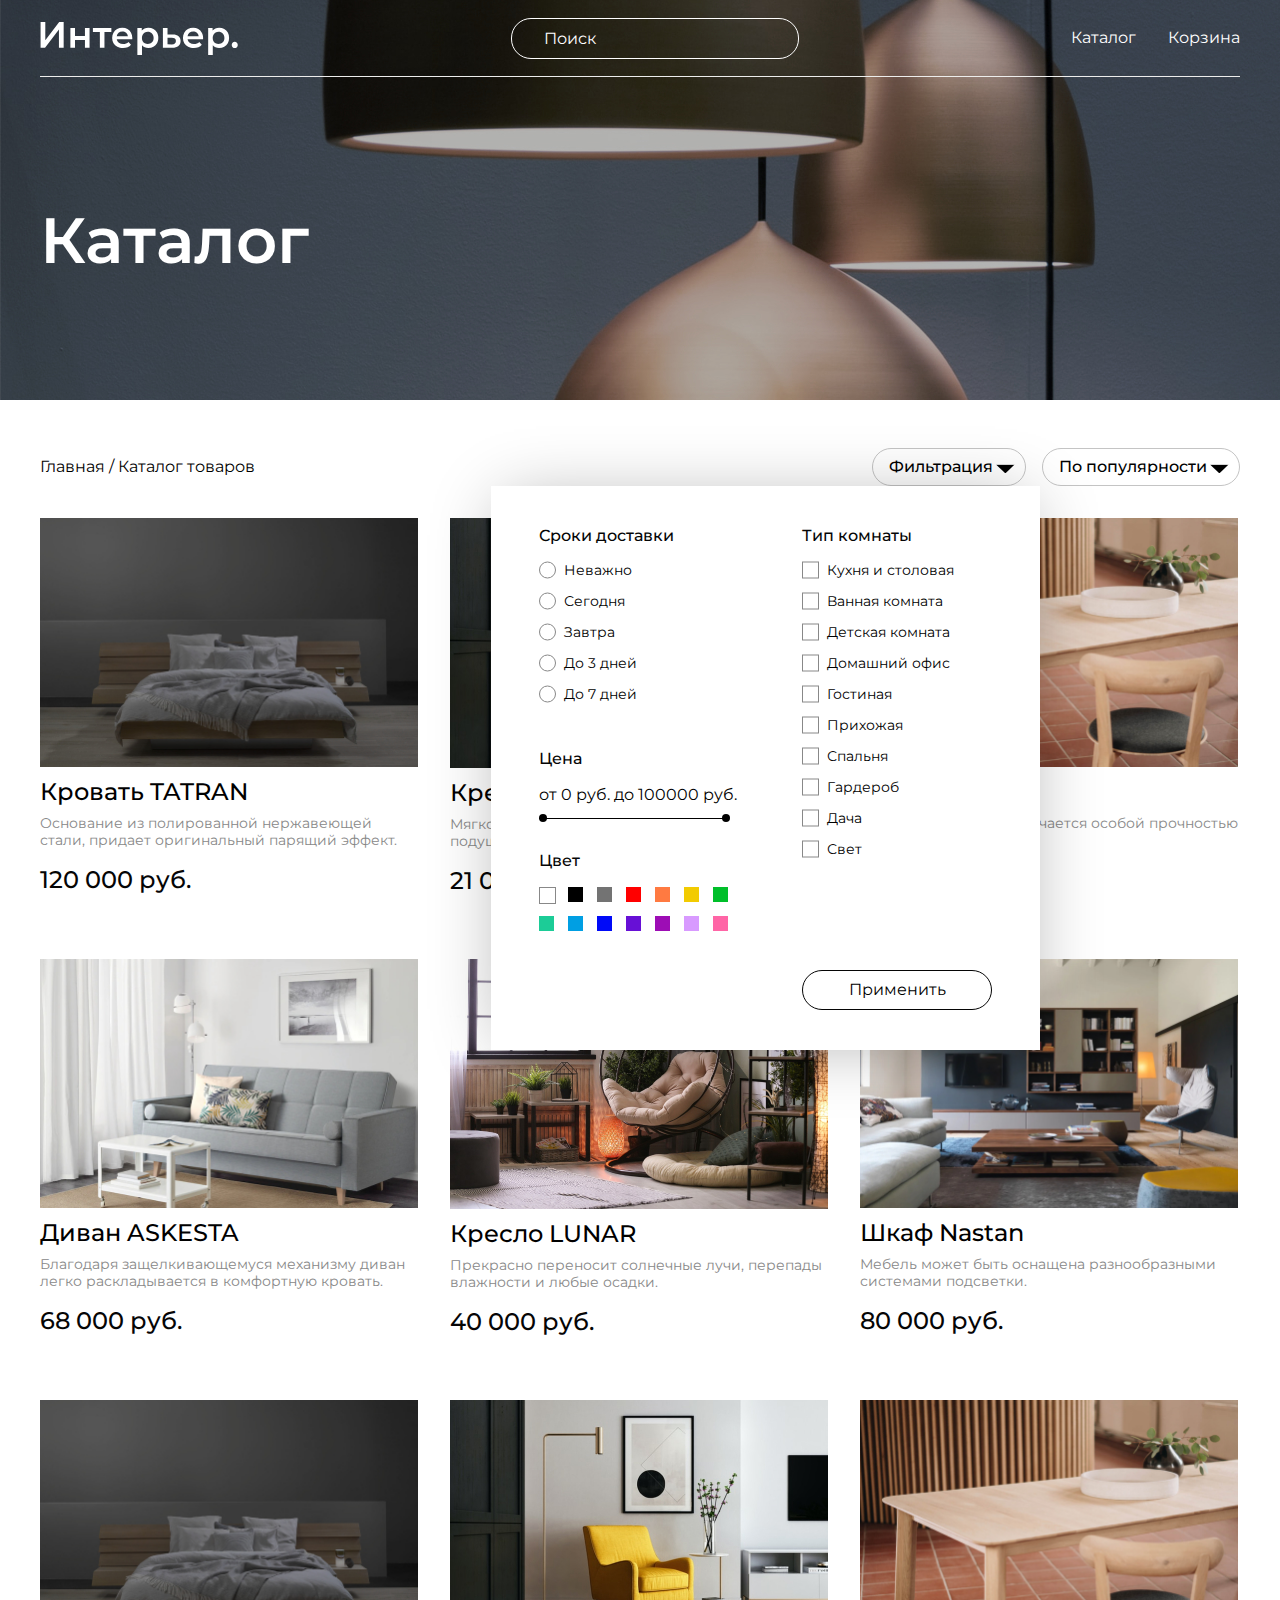
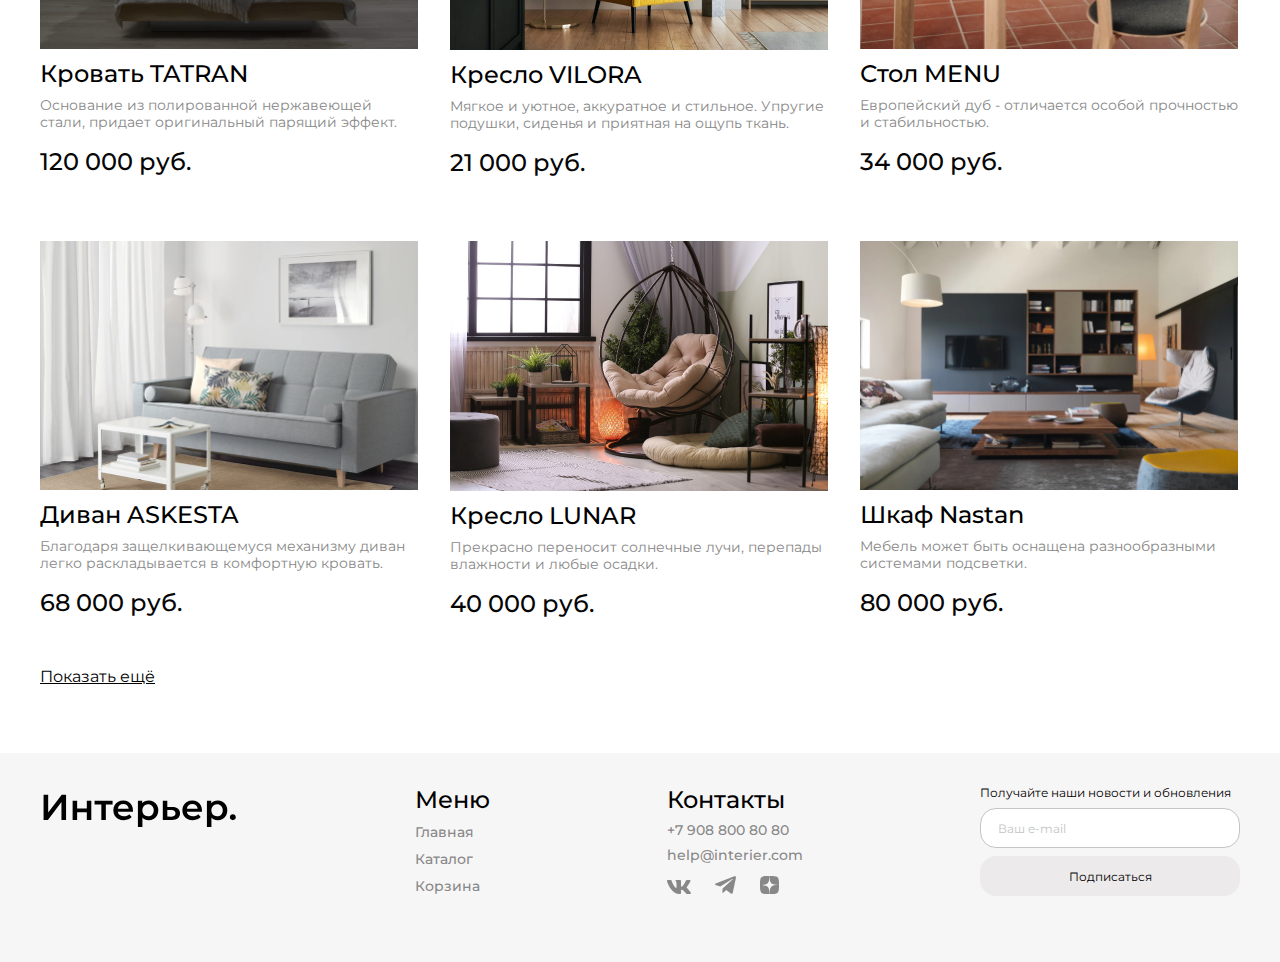
<file: catalog.html>
<!DOCTYPE html>
<html lang="en">

<head>
    <meta charset="UTF-8">
    <meta name="viewport" content="width=device-width, initial-scale=1.0">
    <title>Каталог</title>
    <link rel="stylesheet" href="style.css">
    <link rel="preconnect" href="https://fonts.googleapis.com">
    <link rel="preconnect" href="https://fonts.gstatic.com" crossorigin>
    <link href="https://fonts.googleapis.com/css2?family=Cormorant+Unicase:wght@300;400;500;600;700&family=Montserrat:ital,wght@0,100..900;1,100..900&display=swap" rel="stylesheet">
</head>

<body>
    <div class="top-catalog center">
        <header class="header">
            <img src="img/logo.svg" class="header__logo" alt="Логотип">
            <input placeholder="Поиск" class="header__input" type="text" />
            <nav class="header__nav">
                <ul class="header__nav-decoration">
                    <li><a href="catalog.html" class="header__link">Каталог</a></li>
                    <li><a href="cart.html" class="header__link">Корзина</a></li>
                </ul>
            </nav>
            <div class="header__menu">
                <a href="#"><svg viewBox="0 0 19 19" xmlns="http://www.w3.org/2000/svg" xmlns:xlink="http://www.w3.org/1999/xlink" width="19.000000" height="19.000000" fill="none">
                    <rect id="gg:search" width="19.000000" height="19.000000" x="0.000000" y="0.000000" fill="rgb(255,255,255)" fill-opacity="0" />
                    <g id="Group">
                        <path id="Vector" d="M14 11C14.9894 9.72388 16.1516 8.60786 16 7C15.8483 5.39213 15.2106 4.06841 14 3C12.7893 1.93159 10.6136 0.950045 8.99996 0.999997C7.38636 1.04995 6.14223 1.85875 4.99996 3C3.8567 4.14203 3.05108 5.38453 2.99996 7C2.94883 8.61546 3.9312 10.7879 4.99996 12C6.06872 13.2121 7.39138 13.8491 8.99996 14C10.6085 14.1509 11.7246 12.9922 13 12L17 16C17.1042 16 17.9036 16.0399 18 16C18.0399 15.9036 18 15.1043 18 15L14 11ZM13 4C13.448 4.44093 13.7559 5.42062 14 6C14.244 6.57937 13.9974 6.37129 14 7C14.0025 7.6287 14.2393 8.41866 14 9C13.7606 9.58134 13.4443 10.5554 13 11C12.5556 11.4446 11.5811 11.7606 11 12C10.4188 12.2394 9.62841 12.0026 8.99996 12C8.3715 11.9974 8.5791 12.2441 7.99996 12C7.42082 11.7559 6.44071 11.4482 5.99996 11C5.11914 10.1044 4.99484 8.25641 4.99996 7C5.00507 5.74358 5.11188 4.88843 5.99996 4C6.88803 3.11157 7.74404 3.00511 8.99996 3C10.2559 2.99488 12.1047 3.11883 13 4Z" fill="rgb(255,255,255)" fill-rule="evenodd" />
                        <path id="Vector" d="M16.2129 7.26728C16.2127 7.17192 16.2081 7.07656 16.1991 6.98121C16.1202 6.14517 15.9126 5.38773 15.5763 4.70891C15.5551 4.66616 15.5334 4.62369 15.5112 4.5815C15.1732 3.94022 14.7136 3.36307 14.1323 2.85004C13.8203 2.57466 13.4556 2.31084 13.0384 2.05858C12.6218 1.80676 12.185 1.58587 11.7278 1.39592C11.2523 1.19833 10.7883 1.04839 10.3358 0.946102C9.84934 0.836125 9.40199 0.787456 8.99377 0.800093C8.71209 0.808812 8.43498 0.840395 8.16244 0.894841C7.66962 0.993291 7.19173 1.1665 6.72878 1.41446C6.11827 1.74145 5.49488 2.2228 4.8586 2.85851C4.22261 3.49382 3.7411 4.11701 3.41407 4.72809C3.17229 5.17988 3.00161 5.64639 2.90203 6.1276C2.84335 6.41118 2.80936 6.69987 2.80006 6.99367C2.78713 7.40232 2.83561 7.84989 2.94551 8.33639C3.04769 8.78871 3.19763 9.25259 3.39533 9.72805C3.58524 10.1848 3.80622 10.6215 4.05826 11.0381C4.31048 11.455 4.57438 11.8197 4.84995 12.1323C5.36639 12.718 5.94761 13.1801 6.5936 13.5185C6.63176 13.5385 6.67013 13.558 6.70874 13.5772C7.3873 13.9134 8.14481 14.1207 8.98128 14.1991C9.07787 14.2082 9.17445 14.2127 9.27104 14.2128C9.82499 14.2131 10.379 14.0655 10.9332 13.7699C11.1897 13.633 11.4688 13.4531 11.7707 13.23C11.9501 13.0974 12.2166 12.8875 12.5701 12.6003C12.7357 12.4659 12.8737 12.3548 12.9841 12.267L16.9171 16.2L17 16.2C17.0132 16.2 17.0637 16.2015 17.1516 16.2045C17.3704 16.212 17.5365 16.2163 17.6498 16.2174C17.8767 16.2195 18.0189 16.2086 18.0765 16.1848L18.1531 16.153L18.1847 16.0765C18.2086 16.0189 18.2195 15.8767 18.2173 15.6499C18.2163 15.5365 18.212 15.3705 18.2045 15.1517C18.2015 15.0638 18.2 15.0132 18.2 15L18.2 14.9172L14.2668 10.984C14.3562 10.8711 14.4699 10.7296 14.6077 10.5597C14.8936 10.2072 15.1025 9.94145 15.2345 9.76257C15.4567 9.46148 15.6359 9.18304 15.7722 8.92725C16.0671 8.37363 16.214 7.82031 16.2129 7.26728ZM14 11C14.1485 10.8084 14.301 10.6204 14.4523 10.4337C15.3088 9.37761 16.1289 8.36642 16 7C15.8483 5.39213 15.2106 4.06841 14 3C12.7893 1.93159 10.6136 0.950045 8.99996 0.999997C7.38636 1.04995 6.14223 1.85875 4.99996 3C3.8567 4.14203 3.05108 5.38453 2.99996 7C2.94883 8.61546 3.9312 10.7879 4.99996 12C6.06872 13.2121 7.39138 13.8491 8.99996 14C10.3713 14.1286 11.3847 13.3055 12.444 12.4451C12.6273 12.2963 12.8119 12.1463 13 12L17 16C17.0233 16 17.0813 16.002 17.1585 16.0046C17.4265 16.0139 17.9252 16.031 18 16C18.0309 15.9252 18.0138 15.4266 18.0046 15.1586C18.002 15.0814 18 15.0233 18 15L14 11ZM14 6C13.7559 5.42062 13.448 4.44093 13 4C12.1047 3.11883 10.2559 2.99488 8.99996 3C7.74404 3.00511 6.88803 3.11157 5.99996 4C5.11188 4.88843 5.00507 5.74358 4.99996 7C4.99484 8.25641 5.11914 10.1044 5.99996 11C6.44071 11.4482 7.42082 11.7559 7.99996 12C8.33853 12.1427 8.40822 12.1177 8.53326 12.0728C8.62211 12.0409 8.73891 11.9989 8.99996 12C9.2029 12.0008 9.42274 12.0261 9.64697 12.0518C10.1171 12.1059 10.6065 12.1621 11 12C11.5811 11.7606 12.5556 11.4446 13 11C13.4443 10.5554 13.7606 9.58134 14 9C14.162 8.60641 14.1058 8.11721 14.0518 7.64716C14.026 7.42293 14.0008 7.20305 14 7C13.9989 6.7388 14.0408 6.62204 14.0727 6.53323C14.1176 6.40827 14.1426 6.33867 14 6ZM13.6525 5.66801C13.7267 5.85913 13.7811 5.99568 13.8156 6.07763C13.8724 6.2123 13.9029 6.30727 13.9073 6.36256C13.909 6.38419 13.9014 6.41855 13.8845 6.46562C13.8582 6.53896 13.8392 6.60489 13.8277 6.66339C13.8087 6.76025 13.7994 6.87273 13.8 7.00081C13.8005 7.14354 13.8183 7.3666 13.8531 7.66998C13.8886 7.97911 13.9065 8.20669 13.9069 8.35272C13.9074 8.58338 13.8768 8.77376 13.815 8.92386C13.7851 8.99655 13.7378 9.11637 13.673 9.28333C13.5188 9.68094 13.3955 9.97568 13.3031 10.1675C13.1503 10.4846 13.0021 10.7149 12.8585 10.8586C12.7151 11.0021 12.4851 11.1501 12.1685 11.3027C11.9769 11.395 11.6824 11.5182 11.2851 11.6723C11.1173 11.7374 10.9968 11.785 10.9238 11.8151C10.7737 11.8769 10.5834 11.9075 10.3527 11.907C10.2066 11.9066 9.97899 11.8887 9.6698 11.8532C9.36644 11.8183 9.14343 11.8006 9.00077 11.8C8.87274 11.7995 8.7603 11.8087 8.66344 11.8278C8.60495 11.8393 8.53903 11.8582 8.46566 11.8846C8.41852 11.9015 8.38413 11.9091 8.36248 11.9074C8.30718 11.903 8.21224 11.8724 8.07765 11.8157C7.9954 11.781 7.85831 11.7264 7.66638 11.6519C7.27775 11.501 6.99083 11.3806 6.8056 11.2909C6.50116 11.1434 6.28015 10.9997 6.14255 10.8598C5.50632 10.2128 5.19212 8.9265 5.19996 7.00081C5.20137 6.65409 5.21227 6.36856 5.23266 6.14424C5.25746 5.87135 5.30027 5.629 5.36108 5.41719C5.42079 5.20922 5.50241 5.01362 5.60593 4.83041C5.61743 4.81007 5.62919 4.78988 5.64122 4.76985C5.7697 4.55594 5.93642 4.34646 6.14141 4.14139C6.34635 3.93637 6.55579 3.76961 6.76973 3.64111C6.7888 3.62966 6.80801 3.61845 6.82736 3.60748C7.01142 3.50317 7.20802 3.42101 7.41718 3.361C7.62901 3.30021 7.87139 3.25743 8.14434 3.23265C8.36856 3.21229 8.65404 3.20141 9.00077 3.2C10.927 3.19215 12.2133 3.50633 12.8597 4.14254C12.9997 4.28035 13.1435 4.50167 13.2912 4.80649C13.381 4.9919 13.5014 5.27907 13.6525 5.66801Z" fill="rgb(255,255,255)" fill-rule="evenodd" />
                    </g>
                    </svg>
                </a>
                <a href="catalog.html"><svg viewBox="0 0 19 19" xmlns="http://www.w3.org/2000/svg" xmlns:xlink="http://www.w3.org/1999/xlink" width="19.000000" height="19.000000" fill="none" customFrame="#000000">
                    <g id="Group 201">
                        <rect id="Rectangle 46" width="5.000000" height="5.000000" x="0.000000" y="0.000000" fill="rgb(255,255,255)" />
                        <rect id="Rectangle 41" width="5.000000" height="5.000000" x="0.000000" y="7.000000" fill="rgb(255,255,255)" />
                        <rect id="Rectangle 47" width="5.000000" height="5.000000" x="0.000000" y="14.000000" fill="rgb(255,255,255)" />
                        <rect id="Rectangle 48" width="5.000000" height="5.000000" x="7.000000" y="7.000000" fill="rgb(255,255,255)" />
                        <rect id="Rectangle 45" width="5.000000" height="5.000000" x="7.000000" y="14.000000" fill="rgb(255,255,255)" />
                        <rect id="Rectangle 49" width="5.000000" height="5.000000" x="7.000000" y="0.000000" fill="rgb(255,255,255)" />
                        <rect id="Rectangle 42" width="5.000000" height="5.000000" x="14.000000" y="7.000000" fill="rgb(255,255,255)" />
                        <rect id="Rectangle 44" width="5.000000" height="5.000000" x="14.000000" y="14.000000" fill="rgb(255,255,255)" />
                        <rect id="Rectangle 43" width="5.000000" height="5.000000" x="14.000000" y="0.000000" fill="rgb(255,255,255)" />
                    </g>
                </svg>
                </a>
                <a href="cart.html"><svg viewBox="0 0 25 25" xmlns="http://www.w3.org/2000/svg" xmlns:xlink="http://www.w3.org/1999/xlink" width="25.000000" height="25.000000" fill="none">
                        <rect id="jam:shopping-cart" width="25.000000" height="25.000000" x="0.000000" y="0.000000" fill="rgb(255,255,255)" fill-opacity="0" transform="matrix(-1,0,0,1,25,0)" />
                        <path id="Vector" d="M7.08165 17.0829C6.52077 17.0829 6.47825 16.4814 6.08165 16.0829C5.68505 15.6844 5.08165 15.6465 5.08165 15.0829C5.08165 14.5193 5.68505 13.4814 6.08165 13.0829C6.47825 12.6844 6.52077 13.0829 7.08165 13.0829C7.64253 13.0829 8.68505 12.6844 9.08165 13.0829C9.47825 13.4814 9.08165 14.5193 9.08165 15.0829C9.08165 15.6465 9.47825 15.6844 9.08165 16.0829C8.68505 16.4814 7.64253 17.0829 7.08165 17.0829ZM15.0817 17.0829C14.5208 17.0829 13.4783 16.4814 13.0817 16.0829C12.685 15.6844 13.0817 15.6465 13.0817 15.0829C13.0817 14.5193 12.685 13.4814 13.0817 13.0829C13.4783 12.6844 14.5208 13.0829 15.0817 13.0829C15.6425 13.0829 15.685 12.6844 16.0817 13.0829C16.4783 13.4814 17.0817 14.5193 17.0817 15.0829C17.0817 15.6465 16.4783 15.6844 16.0817 16.0829C15.685 16.4814 15.6425 17.0829 15.0817 17.0829ZM1.08165 2.08286C0.817683 2.07431 0.265368 2.27352 0.0816516 2.08286C-0.102065 1.89221 0.0816516 1.34824 0.0816516 1.08286C0.0816516 0.817486 -0.102065 0.273517 0.0816516 0.0828648C0.265368 -0.107787 0.817683 0.0914199 1.08165 0.0828648L2.08165 0.0828648C3.03543 0.0828648 3.8744 1.14786 4.08165 2.08286L6.08165 8.08286C6.2889 9.01787 6.12787 9.08286 7.08165 9.08286L15.0817 9.08286L17.0817 3.08286L7.08165 3.08286C6.82017 3.07088 6.26247 3.27304 6.08165 3.08286C5.90083 2.89269 6.08165 2.34588 6.08165 2.08286C6.08165 1.81985 5.90083 1.27304 6.08165 1.08286C6.26247 0.892691 6.82017 1.09485 7.08165 1.08286L17.0817 1.08286C17.3908 1.08277 17.8038 0.9467 18.0817 1.08286C18.3595 1.21903 18.8914 1.83804 19.0817 2.08286C19.2719 2.32769 19.0176 2.77901 19.0817 3.08286C19.1457 3.38672 19.1567 3.78156 19.0817 4.08286L17.0817 10.0829C16.9717 10.5251 17.4392 10.8024 17.0817 11.0829C16.7241 11.3634 15.5353 11.0829 15.0817 11.0829L7.08165 11.0829C6.15621 11.083 5.80355 10.6647 5.08165 10.0829C4.35975 9.50102 4.28233 8.99064 4.08165 8.08286L2.08165 2.08286L1.08165 2.08286Z" fill="rgb(255,255,255)" fill-rule="nonzero" transform="matrix(-1,0,0,1,22.0815,3.91711)" />
                    </svg>
                </a>
            </div>
        </header>
        <hr class="top-catalog__hr">
        <div class="top-catalog__content">
            <h1 class="top-catalog__title">Каталог</h1>
        </div>
    </div>
    <div class="filtering center">
        <div class="filtering__box">
            <p class="filtering__title-main">Главная / Каталог товаров</p>
            <div class="filter-buttons">
                <button class="filter-button">Фильтрация</button>
                <div class="filter-select-container">
                    <select class="filter-select">
                        <option>По популярности</option>
                        <option>Сперва новые</option>
                    </select>
                </div>
            </div>
        </div>
        <form class="filtering-box" method="get">
            <div class="filtering__content">
                <div class="filtering__left">
                    <fieldset class="filtering__delivery-box">
                        <legend class="filtering__title">Сроки доставки</legend>
                        <p class="filtering__subtitle"><input type="radio" name="delivery" id="nomatter"><label for="nomatter">Неважно</label></p>
                        <p class="filtering__subtitle"><input type="radio" name="delivery" id="today"><label for="today">Сегодня</label></p>
                        <p class="filtering__subtitle"><input type="radio" name="delivery" id="tomorrow"><label for="tomorrow">Завтра</label></p>
                        <p class="filtering__subtitle"><input type="radio" name="delivery" id="upto3"><label for="upto3">До 3 дней</label></p>
                        <p class="filtering__subtitle"><input type="radio" name="delivery" id="upto7"><label for="upto7">До 7 дней</label></p>
                    </fieldset>
                    <div class="range">
                        <p class="filtering__title">Цена</p>
                        <label class="range__label" for="range-price">от 0 руб. до 100000 руб.</label>
                        <div class="range__slider">
                            <input type="range" class="range__input range__input-min" min="0" max="100000" value="0" name="range">
                            <input type="range" class="range__input range__input-max" min="0" max="100000" value="100000" name="range">
                        </div>
                    </div>
                    <fieldset class="filtering__color-box">
                        <legend class="filtering__title">Цвет</legend>
                        <div class="filtering__colors">
                            <div class="filtering__color-item">
                                <input type="checkbox" id="color-white" class="filtering__color-checkbox" name="color" value="white">
                                <label for="color-white"></label>
                            </div>
                            <div class="filtering__color-item">
                                <input type="checkbox" id="color-black" class="filtering__color-checkbox" name="color" value="black">
                                <label for="color-black"></label>
                            </div>
                            <div class="filtering__color-item">
                                <input type="checkbox" id="color-gray" class="filtering__color-checkbox" name="color" value="gray">
                                <label for="color-gray"></label>
                            </div>
                            <div class="filtering__color-item">
                                <input type="checkbox" id="color-red" class="filtering__color-checkbox" name="color" value="red">
                                <label for="color-red"></label>
                            </div>
                            <div class="filtering__color-item">
                                <input type="checkbox" id="color-orange" class="filtering__color-checkbox" name="color" value="orange">
                                <label for="color-orange"></label>
                            </div>
                            <div class="filtering__color-item">
                                <input type="checkbox" id="color-yellow" class="filtering__color-checkbox" name="color" value="yellow">
                                <label for="color-yellow"></label>
                            </div>
                            <div class="filtering__color-item">
                                <input type="checkbox" id="color-green" class="filtering__color-checkbox" name="color" value="green">
                                <label for="color-green"></label>
                            </div>
                            <div class="filtering__color-item">
                                <input type="checkbox" id="color-turquoise" class="filtering__color-checkbox" name="color" value="turquoise">
                                <label for="color-turquoise"></label>
                            </div>
                            <div class="filtering__color-item">
                                <input type="checkbox" id="color-lightblue" class="filtering__color-checkbox" name="color" value="lightblue">
                                <label for="color-lightblue"></label>
                            </div>
                            <div class="filtering__color-item">
                                <input type="checkbox" id="color-blue" class="filtering__color-checkbox" name="color" value="blue">
                                <label for="color-blue"></label>
                            </div>
                            <div class="filtering__color-item">
                                <input type="checkbox" id="color-purple" class="filtering__color-checkbox" name="color" value="purple">
                                <label for="color-purple"></label>
                            </div>
                            <div class="filtering__color-item">
                                <input type="checkbox" id="color-darkpurple" class="filtering__color-checkbox" name="color" value="darkpurple">
                                <label for="color-darkpurple"></label>
                            </div>
                            <div class="filtering__color-item">
                                <input type="checkbox" id="color-lightpurple" class="filtering__color-checkbox" name="color" value="lightpurple">
                                <label for="color-lightpurple"></label>
                            </div>
                            <div class="filtering__color-item">
                                <input type="checkbox" id="color-pink" class="filtering__color-checkbox" name="color" value="pink">
                                <label for="color-pink"></label>
                            </div>
                        </div>
                    </fieldset>
                </div>
                <div class="filtering__right">
                    <fieldset class="filtering__room-box">
                        <legend class="filtering__title">Тип комнаты</legend>
                        <p class="filtering__subtitle"><input type="checkbox" id="kitchen" name="room"><label for="kitchen">Кухня и столовая</label></p>
                        <p class="filtering__subtitle"><input type="checkbox" id="bathroom" name="room"><label for="bathroom">Ванная комната</label></p>
                        <p class="filtering__subtitle"><input type="checkbox" id="childroom" name="room"><label for="childroom">Детская комната</label></p>
                        <p class="filtering__subtitle"><input type="checkbox" id="office" name="room"><label for="office">Домашний офис</label></p>
                        <p class="filtering__subtitle"><input type="checkbox" id="livingroom" name="room"><label for="livingroom">Гостиная</label></p>
                        <p class="filtering__subtitle"><input type="checkbox" id="hallway" name="room"><label for="hallway">Прихожая</label></p>
                        <p class="filtering__subtitle"><input type="checkbox" id="bedroom" name="room"><label for="bedroom">Спальня</label></p>
                        <p class="filtering__subtitle"><input type="checkbox" id="wardrobe" name="room"><label for="wardrobe">Гардероб</label></p>
                        <p class="filtering__subtitle"><input type="checkbox" id="dacha" name="room"><label for="dacha">Дача</label></p>
                        <p class="filtering__subtitle"><input type="checkbox" id="light" name="room"><label for="light">Свет</label></p>
                    </fieldset>
                    <button class="filtering__button">Применить</button>
                </div>
            </div>

        </form>
    </div>
    <div class="product-content center">
        <article class="product">
            <img src="img/bed_tatran2.jpg" class="product__img" alt="Кровать TATRAN">
            <h3 class="product__subtitle">Кровать TATRAN</h3>
            <p class="product__description">Основание из полированной нержавеющей стали, придает оригинальный парящий эффект.</p>
            <div class="product__price-box">
                <p class="product__price">120 000 руб.</p>
            </div>
        </article>
        <article class="product">
            <img src="img/armchair_vilora.jpg" class="product__img" alt="Кресло VILORA">
            <h3 class="product__subtitle">Кресло VILORA</h3>
            <p class="product__description">Мягкое и уютное, аккуратное и стильное. Упругие подушки, сиденья и приятная на ощупь ткань.</p>
            <div class="product__price-box">
                <p class="product__price">21 000 руб.</p>
            </div>
        </article>
        <article class="product">
            <img src="img/table_menu2.jpg" class="product__img" alt="Стол MENU">
            <h3 class="product__subtitle">Стол MENU</h3>
            <p class="product__description">Европейский дуб - отличается особой прочностью и стабильностью.</p>
            <div class="product__price-box">
                <p class="product__price">34 000 руб.</p>
            </div>
        </article>
        <article class="product">
            <img src="img/sofa_asketa.jpg" class="product__img" alt="Диван ASKESTA">
            <h3 class="product__subtitle">Диван ASKESTA</h3>
            <p class="product__description">Благодаря защелкивающемуся механизму диван легко раскладывается в комфортную кровать.</p>
            <div class="product__price-box">
                <p class="product__price">68 000 руб.</p>
            </div>
        </article>
        <article class="product">
            <img src="img/armchair_lunar.jpg" class="product__img" alt="Кресло LUNAR">
            <h3 class="product__subtitle">Кресло LUNAR</h3>
            <p class="product__description">Прекрасно переносит солнечные лучи, перепады влажности и любые осадки.</p>
            <div class="product__price-box">
                <p class="product__price">40 000 руб.</p>
            </div>
        </article>
        <article class="product">
            <img src="img/chest_nastan.jpg" class="product__img" alt="Шкаф Nastan">
            <h3 class="product__subtitle">Шкаф Nastan</h3>
            <p class="product__description">Мебель может быть оснащена разнообразными системами подсветки.</p>
            <div class="product__price-box">
                <p class="product__price">80 000 руб.</p>
            </div>
        </article>
        <article class="product">
            <img src="img/bed_tatran2.jpg" class="product__img" alt="Кровать TATRAN">
            <h3 class="product__subtitle">Кровать TATRAN</h3>
            <p class="product__description">Основание из полированной нержавеющей стали, придает оригинальный парящий эффект.</p>
            <div class="product__price-box">
                <p class="product__price">120 000 руб.</p>
            </div>
        </article>
        <article class="product">
            <img src="img/armchair_vilora.jpg" class="product__img" alt="Кресло VILORA">
            <h3 class="product__subtitle">Кресло VILORA</h3>
            <p class="product__description">Мягкое и уютное, аккуратное и стильное. Упругие подушки, сиденья и приятная на ощупь ткань.</p>
            <div class="product__price-box">
                <p class="product__price">21 000 руб.</p>
            </div>
        </article>
        <article class="product">
            <img src="img/table_menu2.jpg" class="product__img" alt="Стол MENU">
            <h3 class="product__subtitle">Стол MENU</h3>
            <p class="product__description">Европейский дуб - отличается особой прочностью и стабильностью.</p>
            <div class="product__price-box">
                <p class="product__price">34 000 руб.</p>
            </div>
        </article>
        <article class="product">
            <img src="img/sofa_asketa.jpg" class="product__img" alt="Диван ASKESTA">
            <h3 class="product__subtitle">Диван ASKESTA</h3>
            <p class="product__description">Благодаря защелкивающемуся механизму диван легко раскладывается в комфортную кровать.</p>
            <div class="product__price-box">
                <p class="product__price">68 000 руб.</p>
            </div>
        </article>
        <article class="product">
            <img src="img/armchair_lunar.jpg" class="product__img" alt="Кресло LUNAR">
            <h3 class="product__subtitle">Кресло LUNAR</h3>
            <p class="product__description">Прекрасно переносит солнечные лучи, перепады влажности и любые осадки.</p>
            <div class="product__price-box">
                <p class="product__price">40 000 руб.</p>
            </div>
        </article>
        <article class="product">
            <img src="img/chest_nastan.jpg" class="product__img" alt="Шкаф Nastan">
            <h3 class="product__subtitle">Шкаф Nastan</h3>
            <p class="product__description">Мебель может быть оснащена разнообразными системами подсветки.</p>
            <div class="product__price-box">
                <p class="product__price">80 000 руб.</p>
            </div>
        </article>
    </div>
    <a href="catalog.html" class="link-box center">Показать ещё</a>
    <footer class="footer center">
        <img src="img/logo_dark.svg" class="footer__logo" alt="Логотип">
        <div class="footer__menu">
            <h4 class="footer__title">Меню</h4>
            <nav class="footer__nav">
                <ul class="nav-box">
                    <li><a href="index.html" class="footer__link">Главная</a></li>
                    <li><a href="catalog.html" class="footer__link">Каталог</a></li>
                    <li><a href="cart.html" class="footer__link">Корзина</a></li>
                </ul>
            </nav>
        </div>
        <div class="footer__contacts">
            <h4 class="footer__title">Контакты</h4>
            <a href="#" class="footer__link">+7 908 800 80 80</a>
            <a href="#" class="footer__link">help@interier.com</a>
            <div class="footer__icons">
                <a href="#" class="footer__icon"><img src="img/vk.svg" alt="Vk"></a>
                <a href="#" class="footer__icon"><img src="img/telegram.svg" alt="Telegram"></a>
                <a href="#" class="footer__icon"><img src="img/dzen.svg" alt="Dzen"></a>
            </div>
        </div>
        <form class="form">
            <p class="form__subtitle">Получайте наши новости и обновления</p>
            <label class="form__placeholder">
                <input placeholder="Ваш e-mail" type="email" class="form__input">
            </label>
            <button class="form__button">Подписаться</button>
        </form>
    </footer>
</body>

</html>
</file>
<file: style.css>
* {
  margin: 0;
  padding: 0;
}

body {
  font-family: "Montserrat", sans-serif;
}

.center {
  padding-left: calc(50% - 600px);
  padding-right: calc(50% - 600px);
}

.top {
  background-image: url(img/bg_header.jpg);
  background-size: cover;
  height: 735px;
}

.header {
  display: flex;
  align-items: center;
  justify-content: space-between;
  height: 76px;
}

.header__logo {
  width: 198px;
  height: 44px;
}

.header__input {
  color: rgb(255, 255, 255);
  font-size: 16px;
  font-weight: 400;
  line-height: 20px;
  text-align: left;
  padding-left: 32px;
  width: 288px;
  height: 41px;
  margin: 32px;
  box-sizing: border-box;
  border: 1px solid rgb(255, 255, 255);
  border-radius: 20px;
  background-color: transparent;
  font: inherit;
}

.header__input::-moz-placeholder {
  color: rgb(255, 255, 255);
}

.header__input::placeholder {
  color: rgb(255, 255, 255);
}

.header__link {
  color: rgb(255, 255, 255);
  font-size: 16px;
  font-weight: 400;
  line-height: 20px;
  letter-spacing: 0%;
  text-align: left;
  text-decoration-line: none;
}

.top__link {
  color: rgb(255, 255, 255);
  font-size: 16px;
  font-weight: 400;
  line-height: 24px;
  letter-spacing: 0%;
  text-align: left;
  text-decoration-line: underline;
}

.top__title {
  color: rgb(255, 255, 255);
  font-size: 64px;
  font-weight: 600;
  line-height: 70px;
  letter-spacing: 0%;
  text-align: left;
}

.top__subtitle {
  color: rgb(255, 255, 255);
  font-size: 24px;
  font-weight: 400;
  line-height: 32px;
  letter-spacing: 0%;
  text-align: left;
}

.top__title {
  padding-top: 64px;
  padding-bottom: 16px;
  font-weight: 600;
  font-size: 64px;
  line-height: 70px;
}

.top__subtitle {
  padding-bottom: 16px;
  font-size: 24px;
  line-height: 32px;
}

.top__link {
  font-size: 16px;
  line-height: 24px;
}

.product {
  width: 378px;
  display: flex;
  flex-direction: column;
}

.product-box__title {
  padding-top: 10px;
  padding-bottom: 9px;
  font-weight: 600;
  font-size: 48px;
  line-height: 59px;
  color: #000000;
}

.product__subtitle {
  padding-top: 10px;
  padding-bottom: 9px;
  font-weight: 500;
  font-size: 24px;
  line-height: 29px;
  color: #000000;
}

.product__description {
  font-size: 14px;
  line-height: 17px;
  color: #888888;
}

.product__price-box {
  display: flex;
  gap: 32px;
  padding-top: 16px;
  padding-bottom: 8px;
}

.product__price {
  font-size: 24px;
  font-weight: 500;
  line-height: 29px;
  letter-spacing: 0%;
  text-align: left;
  color: #050505;
}

.product__price-old {
  font-size: 24px;
  font-weight: 500;
  line-height: 29px;
  letter-spacing: 0%;
  text-align: left;
  text-decoration-line: line-through;
  color: #888888;
}

.product-box {
  padding-top: 64px;
}

.product-content {
  display: flex;
  flex-wrap: wrap;
  margin-top: 32px;
  -moz-column-gap: 32px;
       column-gap: 32px;
  row-gap: 56px;
}

footer {
  display: flex;
  padding-top: 32px;
  padding-bottom: 64px;
  background-color: rgb(247, 246, 246);
  justify-content: space-between;
  align-items: flex-start;
  flex-wrap: wrap;
}

.footer__title {
  font-weight: 500;
  font-size: 24px;
  line-height: 29px;
  color: #000000;
}

.footer__link {
  font-weight: 500;
  font-size: 14px;
  line-height: 17px;
  color: #888888;
  text-decoration: none;
}

.footer__logo {
  width: 198px;
  height: 44px;
}

.footer__link:hover {
  text-decoration: underline;
}

.form__subtitle {
  font-size: 12px;
  font-weight: 400;
  line-height: 15px;
  color: #000000;
}

.form__input {
  width: 260px;
  height: 40px;
  background: #FFFFFF;
  border: 1px solid #C4C4C4;
  box-sizing: border-box;
  border-radius: 16px;
  font-weight: normal;
  color: #C4C4C4;
  font-size: 12px;
  font-weight: 400;
  line-height: 15px;
  letter-spacing: 0%;
  text-align: left;
  font-family: "Montserrat", sans-serif;
  padding-left: 17px;
}

.form__input::-moz-placeholder {
  color: rgb(196, 196, 196);
  padding-bottom: 12px;
}

.form__input::placeholder {
  color: rgb(196, 196, 196);
  padding-bottom: 12px;
}

.form__button {
  background: rgb(236, 234, 234);
  border: 1px solid rgb(236, 234, 234);
  box-sizing: border-box;
  border-radius: 16px;
  width: 260px;
  height: 40px;
  font-size: 12px;
  font-weight: 400;
  line-height: 15px;
  letter-spacing: 0%;
  color: #000000;
  font-family: "Montserrat", sans-serif;
}

.link-box {
  display: flex;
  padding-top: 39px;
  padding-bottom: 64px;
  color: #000000;
  font-size: 16px;
  font-weight: 400;
  line-height: 24px;
  letter-spacing: 0%;
  text-align: left;
  text-decoration-line: underline;
}

.footer__menu {
  display: flex;
  flex-direction: column;
  gap: 8px;
}

.footer__contacts {
  display: flex;
  flex-direction: column;
  gap: 8px;
}

.form {
  display: flex;
  flex-direction: column;
  gap: 8px;
}

.footer__nav {
  display: flex;
  flex-direction: column;
  list-style-type: none;
  gap: 8px;
}

.footer__icon {
  padding-right: 20px;
}

.footer__icons {
  padding-top: 4px;
}

.top__hr {
  border: none;
  border-top: 0.5px solid rgb(237, 237, 236);
}

.for-box {
  padding-top: 64px;
}

.for-box__title {
  color: rgb(0, 0, 0);
  font-size: 48px;
  font-weight: 600;
  line-height: 59px;
}

.for {
  margin-top: 32px;
  display: grid;
  gap: 32px;
  grid-template-columns: repeat(12, 1fr);
}

.for__item {
  display: flex;
  justify-content: center;
  align-items: center;
  height: 415px;
  grid-column: span 4;
  font-size: 34px;
  font-weight: 600;
  line-height: 41px;
  color: rgb(255, 255, 255);
}

.for__item_big {
  grid-column: span 6;
}

.for__item_1 {
  background-image: url(img/for_chill.jpg);
}

.for__item_2 {
  background-image: url(img/for_work.jpg);
}

.for__item_3 {
  background-image: url(img/for_kitchen.jpg);
}

.for__item_4 {
  background-image: url(img/for_babyroom.jpg);
}

.for__item_5 {
  background-image: url(img/for_bathroom.jpg);
}

.top-catalog__title {
  color: rgb(255, 255, 255);
  font-size: 64px;
  font-weight: 600;
  line-height: 70px;
  margin-bottom: 126px;
  margin-top: 128px;
}

.top-catalog {
  background-image: url(img/bg_catalog.jpg);
  background-size: cover;
  height: 400px;
}

.top-catalog__hr {
  border: none;
  border-top: 0.5px solid rgb(237, 237, 236);
}

.filtering__title-main {
  color: rgb(0, 0, 0);
  font-size: 16px;
  font-weight: 400;
  line-height: 32px;
}

.filter-buttons {
  position: relative;
  display: flex;
  gap: 16px;
  margin-top: 16px;
}

.filter-button {
  display: inline-flex;
  align-items: center;
  justify-content: center;
  gap: 8px;
  padding: 8px 16px;
  padding-right: 32px;
  background: rgb(255, 255, 255);
  border: 1px solid rgb(196, 196, 196);
  border-radius: 20px;
  font: inherit;
  font-size: 16px;
  font-weight: 500;
  line-height: 20px;
  color: rgb(0, 0, 0);
  -webkit-appearance: none;
     -moz-appearance: none;
          appearance: none;
  background-image: url(img/polygon.jpg);
  background-position: calc(100% - 10px) center;
  background-repeat: no-repeat;
}

.filter-select {
  padding: 8px 16px;
  background: rgb(255, 255, 255);
  border: 1px solid rgb(196, 196, 196);
  border-radius: 20px;
  font: inherit;
  font-size: 16px;
  font-weight: 500;
  line-height: 20px;
  color: rgb(0, 0, 0);
  padding-right: 32px;
  -webkit-appearance: none;
     -moz-appearance: none;
          appearance: none;
  background-image: url(img/polygon.jpg);
  background-position: calc(100% - 10px) center;
  background-repeat: no-repeat;
}

.filtering__box {
  display: flex;
  justify-content: space-between;
  align-items: baseline;
}

.header__nav-decoration {
  list-style-type: none;
  list-style-type: none;
  display: flex;
  align-items: center;
  gap: 32px;
}

.nav-box {
  display: flex;
  flex-direction: column;
  list-style-type: none;
  gap: 8px;
}

.header__menu {
  display: none;
}

.header__link,
.top__link,
.product__price,
.footer__link,
.form__button {
  transition: all 0.3s ease;
}

.link-box:hover,
.header__link:hover,
.top__link:hover {
  color: #888888;
  text-decoration: none;
}

.cart__button:hover,
.form__button:hover {
  color: #FFFFFF;
  background: #000000;
  border: 1px solid #000000;
}

@keyframes checkoutAnimation {
  0% {
    transform: scale(1);
  }
  50% {
    transform: scale(1.1);
  }
  100% {
    transform: scale(1);
  }
}
.cart__checkout-button {
  animation: checkoutAnimation 1s ease;
}

.footer__icon:hover {
  transition: filter 0.3s ease;
  filter: brightness(0) invert(0);
}

.top-cart__title {
  color: rgb(255, 255, 255);
  font-size: 64px;
  font-weight: 600;
  line-height: 70px;
  margin-bottom: 126px;
  margin-top: 128px;
}

.top-cart {
  background-image: url(img/bg_cart.jpg);
  background-size: cover;
  height: 400px;
}

.top-cart__hr {
  border: none;
  border-top: 0.5px solid rgb(237, 237, 236);
}

.cart {
  display: grid;
  grid-template-columns: repeat(12, 1fr);
  gap: 32px;
  margin-top: 64px;
}
.cart__form {
  border-radius: 20px;
  background: rgb(247, 246, 246);
  height: 556px;
  width: 376px;
  grid-column: span 4;
}
.cart__item {
  padding-top: 25px;
  padding-bottom: 32px;
  display: flex;
  justify-content: space-between;
  align-items: flex-start;
}
.cart__content {
  grid-column: span 8;
}
.cart__name-box {
  display: flex;
  justify-content: space-between;
  padding-bottom: 14px;
}
.cart__info {
  display: flex;
  flex-direction: column;
  gap: 14px;
}
.cart__left {
  display: flex;
  gap: 32px;
  width: 480px;
}
.cart__hr {
  border: 0.5px solid rgb(202, 205, 216);
}
.cart__title {
  color: rgb(0, 0, 0);
  font-size: 24px;
  font-weight: 500;
  line-height: 29px;
}
.cart__subtitle {
  color: rgb(136, 136, 136);
  font-size: 14px;
  font-weight: 400;
  line-height: 17px;
}
.cart__price {
  color: rgb(5, 5, 5);
  font-size: 16px;
  font-weight: 500;
  line-height: 20px;
}
.cart__link {
  color: rgb(0, 0, 0);
  font-size: 14px;
  font-weight: 400;
  line-height: 210%;
  text-decoration-line: underline;
}
.cart__number {
  border-radius: 6px;
  border: none;
  border-color: rgb(247, 246, 246);
  background: rgb(247, 246, 246);
  width: 71px;
  height: 51px;
  font-size: 14px;
  font-weight: 600;
  line-height: 210%;
  text-align: center;
  font-family: inherit;
}
.cart__input {
  color: rgb(0, 0, 0);
  font-family: inherit;
  font-size: 14px;
  font-weight: 400;
  line-height: 17px;
  border: none;
  background-color: transparent;
  padding-top: 35px;
}
.cart__input:focus {
  outline: none;
  border: none;
}
.cart__input::-moz-placeholder {
  color: rgb(0, 0, 0);
  font-family: inherit;
  font-size: 14px;
  font-weight: 400;
  line-height: 17px;
  border: none;
  background-color: transparent;
}
.cart__input::placeholder {
  color: rgb(0, 0, 0);
  font-family: inherit;
  font-size: 14px;
  font-weight: 400;
  line-height: 17px;
  border: none;
  background-color: transparent;
}
.cart__purchase {
  color: rgb(0, 0, 0);
  font-family: inherit;
  font-size: 16px;
  font-weight: 400;
  line-height: 20px;
  letter-spacing: 0px;
  text-align: center;
  width: 290px;
  height: 41px;
  box-sizing: border-box;
  border: 1px solid rgb(4, 4, 4);
  border-radius: 20px;
  cursor: pointer;
}
.cart__price-total {
  color: rgb(0, 0, 0);
  font-family: inherit;
  font-size: 24px;
  font-weight: 400;
  line-height: 29px;
  text-align: center;
  padding-top: 64px;
  padding-bottom: 18px;
}
.cart__form-title {
  padding-top: 42px;
  color: rgb(0, 0, 0);
  font-family: inherit;
  font-size: 24px;
  font-weight: 700;
  line-height: 29px;
}
.cart__form-hr {
  border: 1px solid rgb(202, 205, 216);
  width: 288px;
}
.cart__form-content {
  display: flex;
  flex-direction: column;
  align-items: center;
}
.cart__button {
  width: 200px;
  height: 37px;
  box-sizing: border-box;
  border: 1px solid rgb(0, 0, 0);
  border-radius: 50px;
  color: rgb(2, 2, 2);
  font-family: inherit;
  font-size: 14px;
  font-weight: 400;
  line-height: 17px;
  text-align: center;
  background-color: transparent;
  cursor: pointer;
}

.filtering {
  padding-top: 32px;
}
.filtering .center {
  position: relative;
}
.filtering-box {
  position: absolute;
  right: calc(50% - 400px);
  background-color: rgb(255, 255, 255);
  box-shadow: 0 4px 67px -12px rgba(0, 0, 0, 0.32);
  padding: 40px 48px;
}
.filtering__content {
  display: flex;
  flex-direction: row;
  justify-content: flex-start;
  align-items: flex-start;
}
.filtering__left {
  padding-right: 65px;
}
.filtering__title {
  color: rgb(5, 5, 5);
  font-size: 16px;
  font-weight: 500;
  line-height: 20px;
  letter-spacing: 0;
  text-align: left;
  padding-bottom: 16px;
}
.filtering__subtitle {
  padding-left: 25px;
  color: rgb(0, 0, 0);
  font-size: 14px;
  font-weight: 400;
  line-height: 17px;
  letter-spacing: 0;
  text-align: left;
  padding-bottom: 14px;
}
.filtering__button {
  color: rgb(0, 0, 0);
  background-color: rgb(255, 255, 255);
  font-family: inherit;
  font-size: 16px;
  font-weight: 400;
  line-height: 20px;
  letter-spacing: 0;
  text-align: center;
  width: 190px;
  height: 40px;
  box-sizing: border-box;
  border: 1px solid rgb(4, 4, 4);
  border-radius: 20px;
  cursor: pointer;
  gap: 10px;
}
.filtering__delivery-box {
  border: 0;
  padding-bottom: 32px;
}
.filtering__room-box {
  border: 0;
  padding-bottom: 98px;
}
.filtering__color-box {
  border: 0;
  padding-bottom: 32px;
}
.filtering__colors {
  display: flex;
  width: 190px;
  gap: 14px;
  flex-wrap: wrap;
  padding-left: 0;
}
.filtering__color-item {
  width: 15px;
  height: 15px;
  position: relative;
}
.filtering__color-item input[type=checkbox] {
  position: absolute;
  opacity: 0;
  cursor: pointer;
  width: 100%;
  height: 100%;
  margin: 0;
  left: 0;
}
.filtering__color-item label {
  display: block;
  width: 100%;
  height: 100%;
  cursor: pointer;
}
.filtering__color-item:nth-child(1) label {
  background-color: rgb(255, 255, 255);
  border: 1px solid rgb(136, 136, 136);
}
.filtering__color-item:nth-child(2) label {
  background-color: rgb(0, 0, 0);
}
.filtering__color-item:nth-child(3) label {
  background-color: rgb(115, 115, 115);
}
.filtering__color-item:nth-child(4) label {
  background-color: rgb(255, 0, 0);
}
.filtering__color-item:nth-child(5) label {
  background-color: rgb(255, 122, 65);
}
.filtering__color-item:nth-child(6) label {
  background-color: rgb(242, 203, 1);
}
.filtering__color-item:nth-child(7) label {
  background-color: rgb(0, 191, 42);
}
.filtering__color-item:nth-child(8) label {
  background-color: rgb(28, 204, 151);
}
.filtering__color-item:nth-child(9) label {
  background-color: rgb(0, 159, 227);
}
.filtering__color-item:nth-child(10) label {
  background-color: rgb(0, 10, 248);
}
.filtering__color-item:nth-child(11) label {
  background-color: rgb(103, 16, 214);
}
.filtering__color-item:nth-child(12) label {
  background-color: rgb(157, 13, 181);
}
.filtering__color-item:nth-child(13) label {
  background-color: rgb(216, 154, 255);
}
.filtering__color-item:nth-child(14) label {
  background-color: rgb(255, 101, 166);
}

input[type=radio] {
  display: none;
}

input[type=radio] + label {
  position: relative;
  cursor: pointer;
}

input[type=radio] + label::before {
  left: -25px;
  top: 9px;
  content: "";
  position: absolute;
  transform: translateY(-50%);
  width: 15px;
  height: 15px;
  border: 1px solid rgb(136, 136, 136);
  border-radius: 20px;
}

input[type=radio]:checked + label::after {
  left: -21px;
  top: 10px;
  content: "";
  position: absolute;
  transform: translateY(-50%);
  width: 9px;
  height: 9px;
  background-image: url("img/galochka.svg");
  background-repeat: no-repeat;
}

input[type=checkbox] {
  display: none;
}

input[type=checkbox] + label {
  position: relative;
  cursor: pointer;
}

.filtering__subtitle input[type=checkbox] + label::before {
  left: -25px;
  top: 9px;
  content: "";
  position: absolute;
  transform: translateY(-50%);
  width: 15px;
  height: 15px;
  border: 1px solid rgb(136, 136, 136);
}

.filtering__color-item input[type=checkbox] + label::before {
  content: "";
  position: absolute;
  transform: translateY(-50%);
  width: 15px;
  height: 15px;
  border: none;
}

.filtering__subtitle input[type=checkbox]:checked + label::after {
  left: -21px;
  top: 10px;
  content: "";
  position: absolute;
  transform: translateY(-50%);
  width: 9px;
  height: 9px;
  background-image: url("img/galochka.svg");
  background-repeat: no-repeat;
}

.filtering__color-item input[type=checkbox]:checked + label::after {
  left: 5px;
  top: 10px;
  content: "";
  position: absolute;
  transform: translateY(-50%);
  width: 9px;
  height: 9px;
  background-image: url("img/galochka.svg");
  background-repeat: no-repeat;
}

input[type=range] {
  width: 190.5px;
}

.range {
  display: flex;
  flex-direction: column;
  padding-bottom: 32px;
}

.range__slider {
  position: relative;
  width: 190px;
  height: 1px;
  background: #000;
}

.range__input {
  position: absolute;
  width: 100%;
  height: 1px;
  top: 0;
  left: 0;
  pointer-events: none;
  -webkit-appearance: none;
  background: transparent;
}

.range__input::-webkit-slider-runnable-track {
  width: 100%;
  height: 1px;
  background: transparent;
}

.range__input::-webkit-slider-thumb {
  position: relative;
  height: 8px;
  width: 8px;
  margin-top: -4px;
  background: #000;
  border: none;
  border-radius: 50%;
  cursor: pointer;
  -webkit-appearance: none;
  pointer-events: auto;
  z-index: 2;
}

.range__input:nth-child(1)::-webkit-slider-thumb {
  z-index: 3;
}

.range__input:nth-child(2) {
  z-index: 1;
}

.color-option {
  padding-left: 25px;
  display: flex;
  width: 190px;
  row-gap: 29px;
  -moz-column-gap: 29px;
       column-gap: 29px;
  flex-wrap: wrap;
}

.range__label {
  padding-bottom: 14px;
}

@media (max-width: 1024px) {
  .center {
    padding-left: calc(50% - 393px);
    padding-right: calc(50% - 393px);
  }
  .for__item {
    height: 268px;
  }
  .product-content {
    -moz-column-gap: 29px;
         column-gap: 29px;
    row-gap: 39px;
  }
  .footer__logo {
    display: none;
  }
  .cart {
    display: flex;
    flex-direction: column;
  }
  .cart__content {
    padding-bottom: 32px;
  }
}
@media (min-width: 768px) and (max-width: 833px) {
  .center {
    padding-left: 24px;
    padding-right: 24px;
  }
  .product {
    width: 345px;
  }
}
@media (max-width: 767px) {
  .center {
    padding-left: 16px;
    padding-right: 16px;
  }
  .header {
    padding-top: 32px;
  }
  .header__input {
    display: none;
  }
  .header__logo {
    width: 99px;
  }
  .header__menu {
    display: flex;
    gap: 32px;
    align-items: center;
  }
  .header__nav {
    display: none;
  }
  .top__content {
    display: flex;
    flex-direction: column;
    align-items: center;
  }
  .top__title {
    color: rgb(255, 255, 255);
    font-size: 48px;
    font-weight: 600;
    line-height: 59px;
    text-align: center;
  }
  .top__subtitle {
    font-size: 16px;
    font-weight: 400;
    line-height: 32px;
    text-align: center;
  }
  .top__link {
    font-size: 14px;
    font-weight: 400;
    line-height: 24px;
    text-align: center;
    text-decoration-line: underline;
  }
  .top__hr {
    display: none;
  }
  .for {
    grid-template-columns: repeat(4, 1);
    gap: 16px;
  }
  .for__item {
    grid-column: 1/-1;
    height: 375px;
    font-size: 28px;
    line-height: 34px;
  }
  .for__item__big {
    height: 244px;
  }
  .for-box__title {
    font-size: 24px;
    font-weight: 600;
    line-height: 29px;
    text-align: left;
  }
  .footer {
    justify-content: space-around;
    gap: 34px;
  }
  .top-catalog__title {
    font-size: 48px;
    font-weight: 600;
    line-height: 59px;
    text-align: center;
  }
  .top-catalog__hr {
    display: none;
  }
  .filtering__box {
    flex-direction: column;
    flex-wrap: wrap;
  }
  .filtering-box {
    display: none;
  }
  .filter-buttons {
    flex-direction: column;
    align-items: flex-start;
  }
  .product {
    width: 100%;
    box-sizing: border-box;
  }
  .product__img {
    width: 100%;
    height: auto;
    -o-object-fit: contain;
       object-fit: contain;
  }
  .product__subtitle {
    font-size: 18px;
    font-weight: 500;
    line-height: 22px;
    text-align: left;
  }
  .product__price {
    font-size: 18px;
    font-weight: 500;
    line-height: 22px;
    text-align: left;
  }
  .product__price-old {
    font-size: 18px;
    font-weight: 500;
    line-height: 22px;
    text-align: left;
    text-decoration-line: line-through;
  }
  .product-box__title {
    font-size: 24px;
    font-weight: 600;
    line-height: 29px;
    text-align: left;
  }
  .top-cart__title {
    font-size: 48px;
    font-weight: 600;
    line-height: 59px;
    letter-spacing: 0%;
    text-align: center;
  }
  .top-cart__hr {
    display: none;
  }
  .cart__img {
    display: none;
  }
  .cart__title {
    font-size: 18px;
    font-weight: 500;
    line-height: 22px;
    text-align: left;
  }
  .cart__subtitle {
    font-size: 12px;
    font-weight: 400;
    line-height: 15px;
    text-align: left;
  }
  .cart__price {
    font-size: 12px;
    font-weight: 500;
    line-height: 15px;
    text-align: left;
  }
  .cart__link-box {
    display: flex;
    gap: 30px;
  }
  .cart__button {
    font-size: 12px;
    font-weight: 400;
    line-height: 15px;
    text-align: center;
  }
  .cart__button-box {
    display: flex;
    gap: 14px;
  }
  .cart__form {
    width: 343px;
  }
}/*# sourceMappingURL=style.css.map */
</file>
